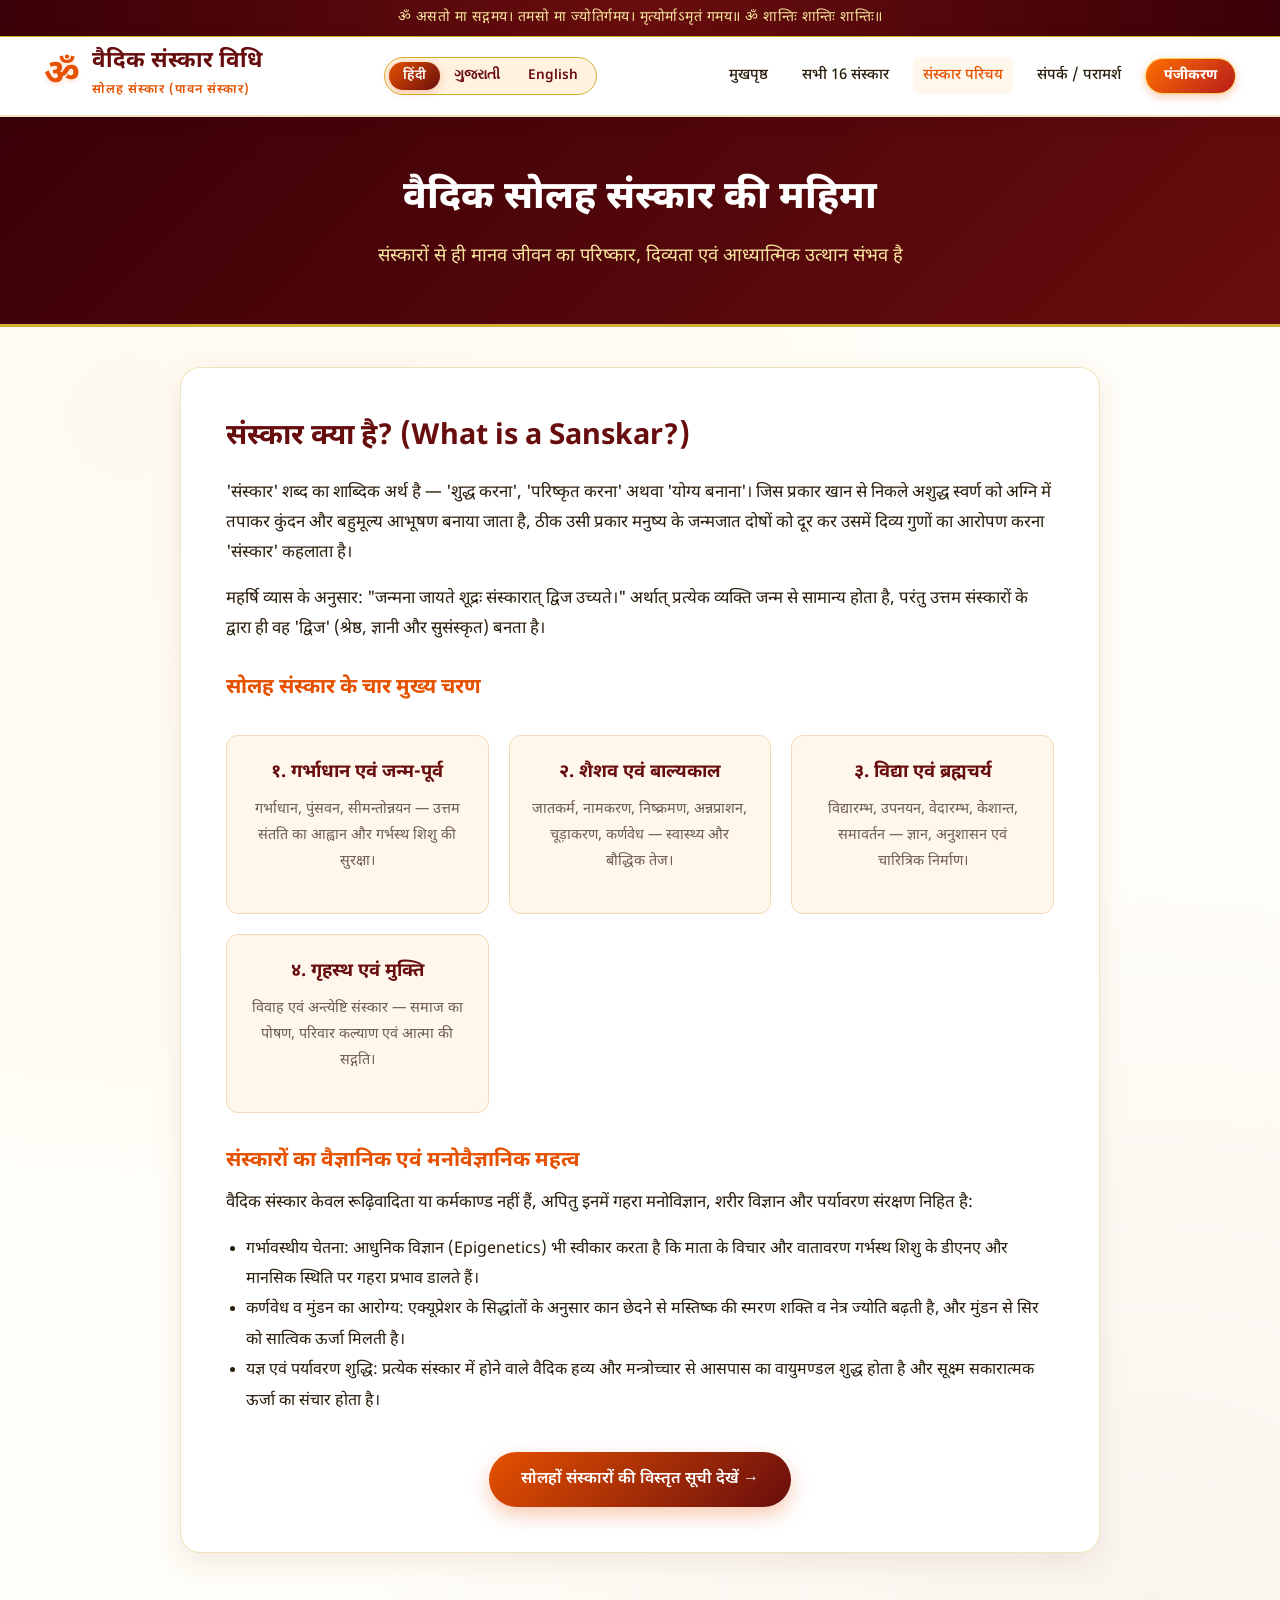
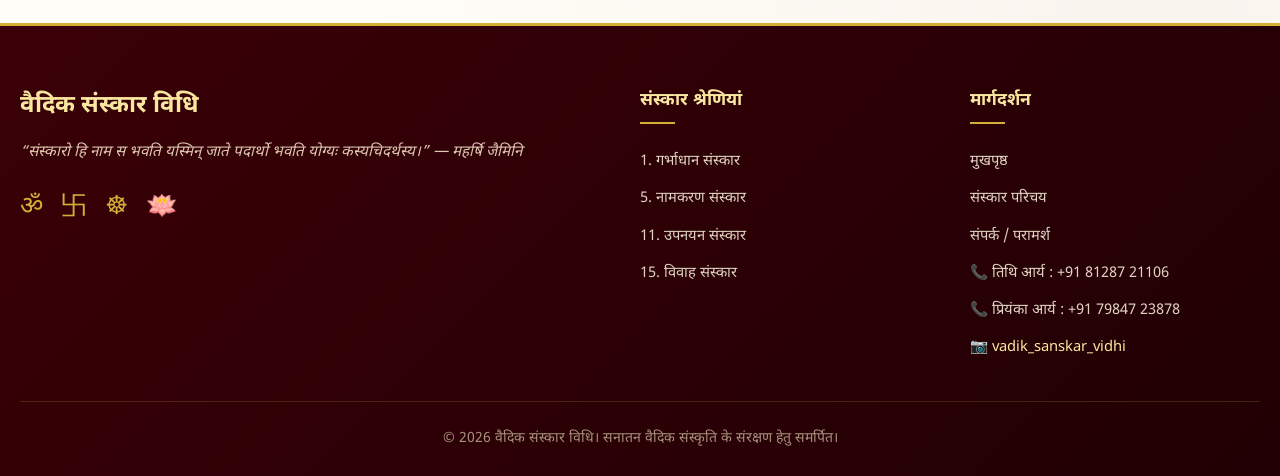
<file: about.html>
<!DOCTYPE html>
<html lang="hi">
<head>
  <meta charset="UTF-8">
  <meta name="viewport" content="width=device-width, initial-scale=1.0">
  <title>સોળ સંસ્કાર પરિચય | About 16 Vedic Sanskars</title>
  <link rel="stylesheet" href="style.css?v=7">
  <link rel="stylesheet" href="animations.css?v=7">
  <style>
    @media (max-width: 600px) {
      .top-shloka-bar { font-size: 0.74rem !important; padding: 6px 10px !important; }
      .nav-container { padding: 8px 12px !important; display: flex !important; flex-wrap: wrap !important; justify-content: space-between !important; align-items: center !important; }
      .brand-logo { display: flex !important; align-items: center !important; gap: 8px !important; max-width: calc(100% - 50px) !important; }
      .om-symbol-nav { font-size: 1.8rem !important; }
      .brand-text h1 { font-size: 1.15rem !important; white-space: nowrap !important; margin: 0 !important; }
      .brand-text span { display: none !important; }
      .mobile-toggle { display: block !important; font-size: 1.7rem !important; }
      .lang-switcher { order: 3 !important; width: 100% !important; display: flex !important; justify-content: center !important; margin: 8px auto 2px !important; }
      .lang-btn { flex: 1 !important; text-align: center !important; padding: 5px 8px !important; font-size: 0.82rem !important; }
    }
  </style>
</head>
<body class="lang-hi">

  <!-- Top Bar -->
  <div class="top-shloka-bar">
    ॐ असतो मा सद्गमय। तमसो मा ज्योतिर्गमय। मृत्योर्माऽमृतं गमय॥ ॐ शान्तिः शान्तिः शान्तिः॥
  </div>

  <!-- Header -->
  <header class="navbar">
    <div class="nav-container">
      <a href="index.html" class="brand-logo">
        <span class="om-symbol-nav">ॐ</span>
        <div class="brand-text">
          <h1 data-i18n="siteTitle">वैदिक संस्कार विधि</h1>
          <span data-i18n="siteSubtitle">सोलह संस्कार</span>
        </div>
      </a>

      <!-- Language Selector -->
      <div class="lang-switcher">
        <button class="lang-btn" data-lang="hi">हिंदी</button>
        <button class="lang-btn" data-lang="gu">ગુજરાતી</button>
        <button class="lang-btn" data-lang="en">English</button>
      </div>

      <nav>
        <button class="mobile-toggle" aria-label="Toggle Menu">☰</button>
        <ul class="nav-menu">
          <li><a href="index.html" class="nav-link" data-i18n="navHome">मुखपृष्ठ</a></li>
          <li><a href="index.html#sanskars-section" class="nav-link" data-i18n="navSanskars">सभी 16 संस्कार</a></li>
          <li><a href="about.html" class="nav-link active" data-i18n="navAbout">संस्कार परिचय</a></li>
          <li><a href="contact.html" class="nav-link" data-i18n="navContact">संपर्क / परामर्श</a></li>
          <li><a href="contact.html#contactForm" class="nav-link nav-register-btn" data-i18n="navRegister">Registration</a></li>
        </ul>
      </nav>
    </div>
  </header>

  <!-- Hero Header -->
  <section class="detail-hero" style="padding: 50px 20px;">
    <div class="container">
      <h1 class="detail-title" style="font-size: 2.4rem;" data-i18n="aboutHeroTitle">वैदिक सोलह संस्कार की महिमा</h1>
      <p class="detail-meaning" style="font-size: 1.15rem;" data-i18n="aboutHeroSubtitle">संस्कारों से ही मानव जीवन का परिष्कार, दिव्यता एवं आध्यात्मिक उत्थान संभव है</p>
    </div>
  </section>

  <!-- About Content -->
  <main class="container" style="max-width: 960px; margin: 40px auto 70px;">
    
    <div class="content-card fade-in">
      <h2 data-i18n="aboutWhatTitle">संस्कार क्या है? (What is a Sanskar?)</h2>
      <p data-i18n="aboutWhatP1">
        'संस्कार' शब्द का शाब्दिक अर्थ है — 'शुद्ध करना', 'परिष्कृत करना' अथवा 'योग्य बनाना'। जिस प्रकार खान से निकले अशुद्ध स्वर्ण को अग्नि में तपाकर कुंदन और बहुमूल्य आभूषण बनाया जाता है, ठीक उसी प्रकार मनुष्य के जन्मजात दोषों को दूर कर उसमें दिव्य गुणों का आरोपण करना 'संस्कार' कहलाता है।
      </p>
      <p data-i18n="aboutWhatP2">
        महर्षि व्यास के अनुसार: "जन्मना जायते शूद्रः संस्कारात् द्विज उच्यते।" अर्थात् प्रत्येक व्यक्ति जन्म से सामान्य होता है, परंतु उत्तम संस्कारों के द्वारा ही वह 'द्विज' (श्रेष्ठ, ज्ञानी और सुसंस्कृत) बनता है।
      </p>

      <h3 data-i18n="aboutStagesTitle">सोलह संस्कार के चार मुख्य चरण</h3>
      <div class="four-stages-grid">
        <div class="stage-box">
          <h4 data-i18n="aboutStage1Title">१. गर्भाधान एवं जन्म-पूर्व</h4>
          <p style="font-size: 0.9rem; color: var(--text-muted);" data-i18n="aboutStage1Desc">गर्भाधान, पुंसवन, सीमन्तोन्नयन — उत्तम संतति का आह्वान और गर्भस्थ शिशु की सुरक्षा।</p>
        </div>
        <div class="stage-box">
          <h4 data-i18n="aboutStage2Title">२. शैशव एवं बाल्यकाल</h4>
          <p style="font-size: 0.9rem; color: var(--text-muted);" data-i18n="aboutStage2Desc">जातकर्म, नामकरण, निष्क्रमण, अन्नप्राशन, चूड़ाकरण, कर्णवेध — स्वास्थ्य और बौद्धिक तेज।</p>
        </div>
        <div class="stage-box">
          <h4 data-i18n="aboutStage3Title">३. विद्या एवं ब्रह्मचर्य</h4>
          <p style="font-size: 0.9rem; color: var(--text-muted);" data-i18n="aboutStage3Desc">विद्यारम्भ, उपनयन, वेदारम्भ, केशान्त, समावर्तन — ज्ञान, अनुशासन एवं चारित्रिक निर्माण।</p>
        </div>
        <div class="stage-box">
          <h4 data-i18n="aboutStage4Title">४. गृहस्थ एवं मुक्ति</h4>
          <p style="font-size: 0.9rem; color: var(--text-muted);" data-i18n="aboutStage4Desc">विवाह एवं अन्त्येष्टि संस्कार — समाज का पोषण, परिवार कल्याण एवं आत्मा की सद्गति।</p>
        </div>
      </div>

      <h3 data-i18n="aboutScienceTitle">संस्कारों का वैज्ञानिक एवं मनोवैज्ञानिक महत्व</h3>
      <p data-i18n="aboutScienceP">
        वैदिक संस्कार केवल रूढ़िवादिता या कर्मकाण्ड नहीं हैं, अपितु इनमें गहरा मनोविज्ञान, शरीर विज्ञान और पर्यावरण संरक्षण निहित है:
      </p>
      <ul style="margin-left: 20px; margin-bottom: 25px; line-height: 1.9;">
        <li data-i18n="aboutScienceLi1"><strong>गर्भावस्थीय चेतना:</strong> आधुनिक विज्ञान (Epigenetics) भी स्वीकार करता है कि माता के विचार और वातावरण गर्भस्थ शिशु पर गहरा प्रभाव डालते हैं।</li>
        <li data-i18n="aboutScienceLi2"><strong>कर्णवेध व मुंडन का आरोग्य:</strong> एक्यूप्रेशर के सिद्धांतों के अनुसार कान छेदने से स्मरण शक्ति व दृष्टि तीव्र होती है, और मुंडन से सिर को सात्विक ऊर्जा मिलती है।</li>
        <li data-i18n="aboutScienceLi3"><strong>यज्ञ एवं पर्यावरण शुद्धि:</strong> प्रत्येक संस्कार में होने वाले वैदिक हव्य और मन्त्रोच्चार से आसपास का वायुमण्डल शुद्ध होता है और सूक्ष्म सकारात्मक ऊर्जा का संचार होता है।</li>
      </ul>

      <div style="text-align: center; margin-top: 35px;">
        <a href="index.html#sanskars-section" class="btn-primary" data-i18n="aboutBtnExplore">सोलहों संस्कारों की विस्तृत सूची देखें →</a>
      </div>
    </div>

  </main>

  <!-- Footer -->
  <footer class="footer">
    <div class="footer-container">
      <div class="footer-brand">
        <h3 data-i18n="siteTitle">वैदिक संस्कार विधि</h3>
        <p class="footer-quote" data-i18n="footerQuote">“संस्कारो हि नाम स भवति यस्मिन् जाते पदार्थो भवति योग्यः कस्यचिदर्थस्य।”</p>
        <div class="auspicious-symbols">
          <span>ॐ</span>
          <span>卐</span>
          <span>☸</span>
          <span>🪷</span>
        </div>
      </div>

      <div class="footer-links">
        <h4 data-i18n="footerHeadingSanskar">संस्कार श्रेणियां</h4>
        <ul>
          <li><a href="sanskar.html?id=1" data-i18n="footerSanskar1">1. गर्भाधान संस्कार</a></li>
          <li><a href="sanskar.html?id=5" data-i18n="footerSanskar5">5. नामकरण संस्कार</a></li>
          <li><a href="sanskar.html?id=11" data-i18n="footerSanskar11">11. उपनयन संस्कार</a></li>
          <li><a href="sanskar.html?id=15" data-i18n="footerSanskar15">15. विवाह संस्कार</a></li>
        </ul>
      </div>

      <div class="footer-links">
        <h4 data-i18n="footerHeadingGuidance">मार्गदर्शन</h4>
        <ul>
          <li><a href="index.html" data-i18n="navHome">मुखपृष्ठ</a></li>
          <li><a href="about.html" data-i18n="navAbout">संस्कार परिचय</a></li>
          <li><a href="contact.html" data-i18n="navContact">संपर्क एवं परामर्श</a></li>
          <li><a href="tel:+918128721106" data-i18n="footerContactTithi">📞 તિથી આર્ય : +91 81287 21106</a></li>
          <li><a href="tel:+917984723878" data-i18n="footerContactPriyanka">📞 પ્રિયંકા આર્ય : +91 79847 23878</a></li>
          <li><a href="https://www.instagram.com/vadik_sanskar_vidhi?cplk=djF2MG9iY3FyODhv" target="_blank" style="color: #F9E79F;">📷 vadik_sanskar_vidhi</a></li>
        </ul>
      </div>
    </div>

    <div class="footer-bottom">
      <p data-i18n="copyright">© 2026 वैदिक संस्कार विधि। सनातन वैदिक संस्कृति के संरक्षण हेतु समर्पित।</p>
    </div>
  </footer>

  <script src="data.js"></script>
  <script src="main.js"></script>
</body>
</html>
</file>
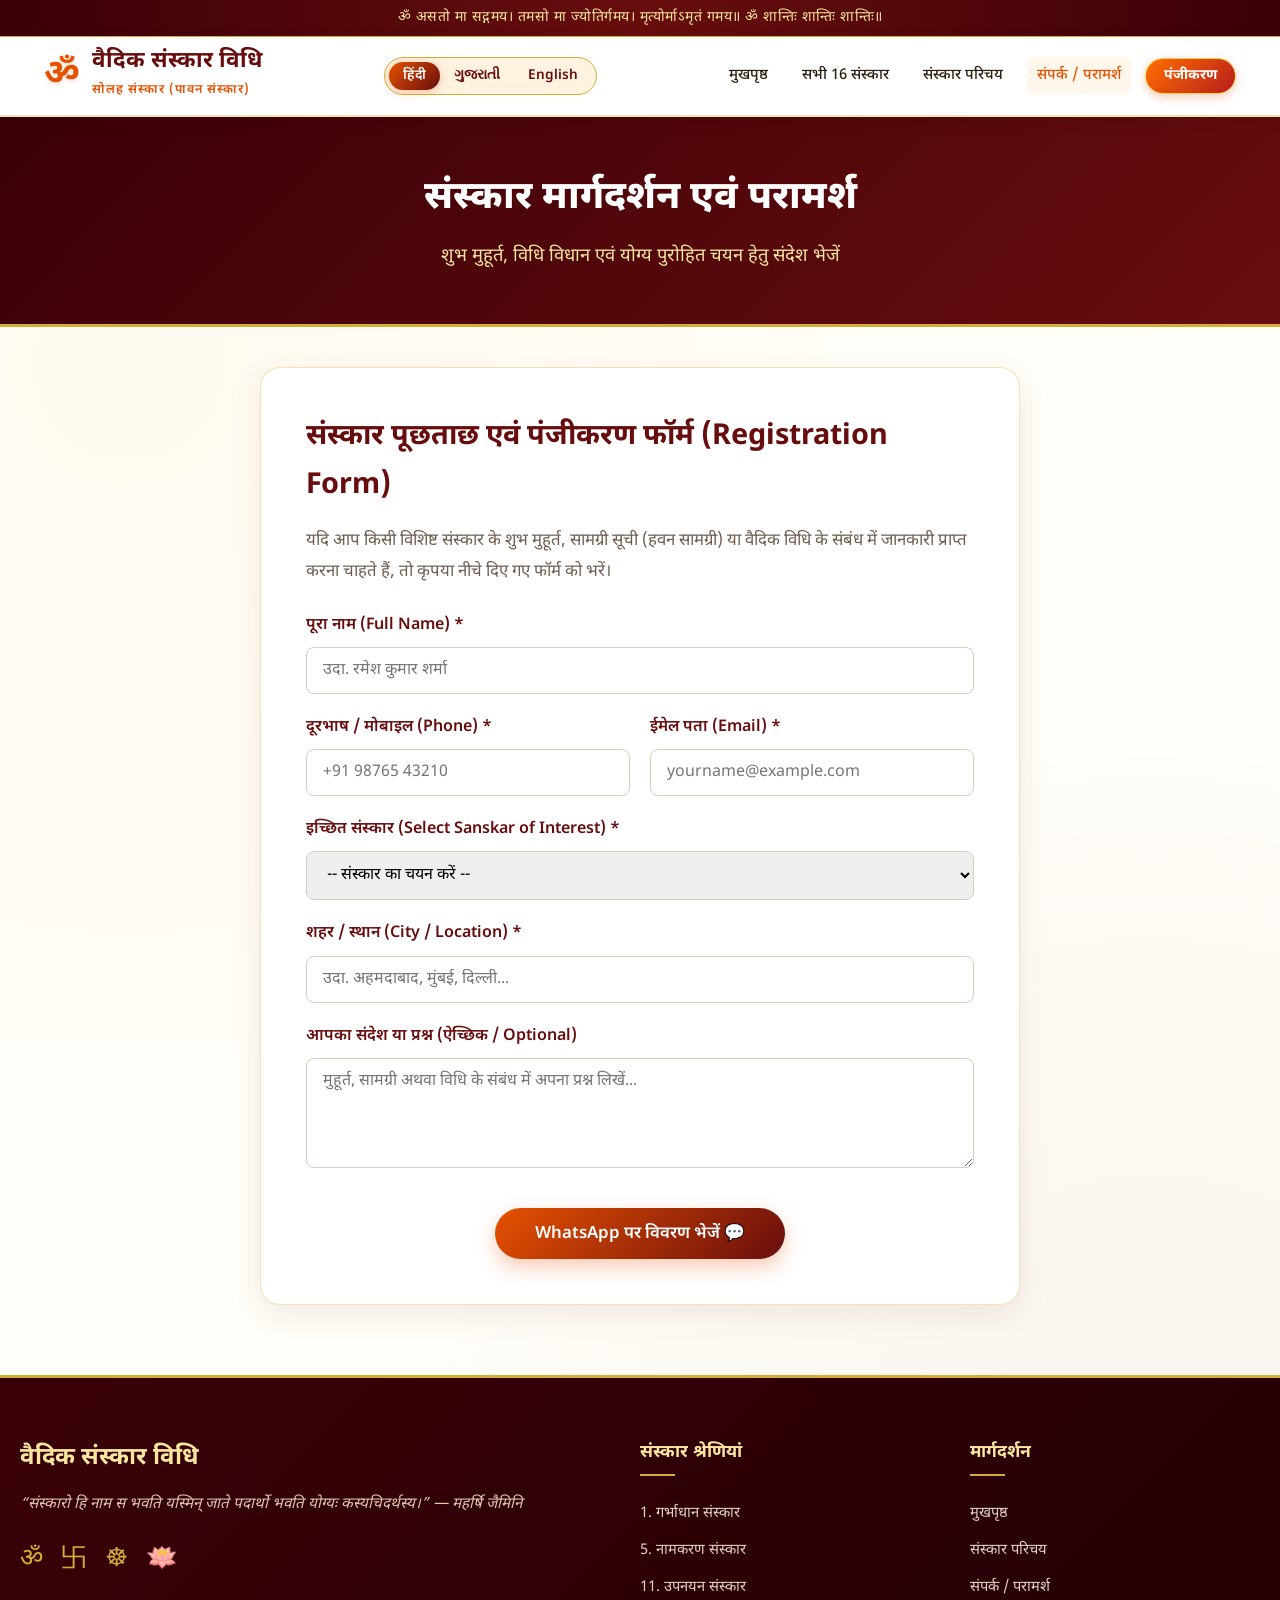
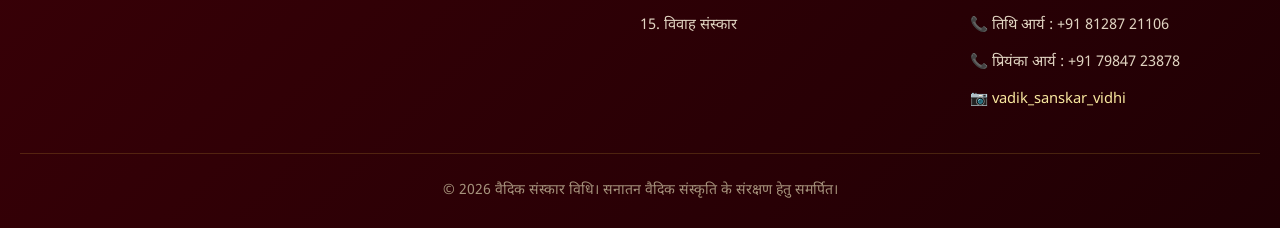
<file: contact.html>
<!DOCTYPE html>
<html lang="hi">
<head>
  <meta charset="UTF-8">
  <meta name="viewport" content="width=device-width, initial-scale=1.0">
  <title>સંપર્ક તેમજ પરામર્શ | Contact & Sanskar Inquiry</title>
  <link rel="stylesheet" href="style.css?v=17">
  <link rel="stylesheet" href="animations.css?v=17">
  <style>
    .form-row-2col {
      display: grid;
      grid-template-columns: 1fr 1fr;
      gap: 20px;
    }
    .form-control {
      width: 100% !important;
      box-sizing: border-box !important;
    }
    textarea.form-control {
      width: 100% !important;
      box-sizing: border-box !important;
      resize: vertical !important;
    }

    @media (min-width: 901px) {
      .mobile-toggle { display: none !important; }
      .nav-menu { display: flex !important; align-items: center !important; gap: 14px !important; list-style: none !important; margin: 0 !important; padding: 0 !important; }
      .nav-menu li { display: flex !important; align-items: center !important; margin: 0 !important; }
      .nav-link { white-space: nowrap !important; font-size: 0.92rem !important; padding: 6px 10px !important; text-decoration: none !important; }
      .nav-link.nav-register-btn {
        background: linear-gradient(135deg, #FF6F00, #B71C1C) !important;
        color: #FFFFFF !important;
        border: 1.5px solid #FFD54F !important;
        padding: 0 18px !important;
        height: 36px !important;
        border-radius: 20px !important;
        font-weight: 700 !important;
        font-size: 0.88rem !important;
        box-shadow: 0 3px 10px rgba(230, 81, 0, 0.3) !important;
        display: inline-flex !important;
        align-items: center !important;
        justify-content: center !important;
        white-space: nowrap !important;
        line-height: 1 !important;
      }
    }

    @media (max-width: 900px) {
      .navbar { position: relative !important; }
      .mobile-toggle { display: block !important; background: none !important; border: none !important; font-size: 1.8rem !important; color: var(--maroon) !important; cursor: pointer !important; padding: 2px 8px !important; }
      .nav-menu {
        display: none !important;
        position: absolute !important;
        top: 100% !important;
        left: 0 !important;
        right: 0 !important;
        width: 100% !important;
        background: #FFFFFF !important;
        flex-direction: column !important;
        align-items: center !important;
        padding: 18px 16px 24px 16px !important;
        box-shadow: 0 16px 35px rgba(0, 0, 0, 0.18) !important;
        border-bottom: 2px solid var(--gold) !important;
        z-index: 9999 !important;
        gap: 10px !important;
        list-style: none !important;
        margin: 0 !important;
      }
      .nav-menu.active { display: flex !important; }
      .nav-menu li { width: 100% !important; display: flex !important; justify-content: center !important; margin: 0 !important; }
      .nav-link { display: block !important; width: 100% !important; text-align: center !important; padding: 10px 14px !important; font-size: 1.05rem !important; font-weight: 600 !important; }
      .nav-link.nav-register-btn {
        width: 85% !important;
        max-width: 280px !important;
        margin: 6px auto 0 auto !important;
        text-align: center !important;
        justify-content: center !important;
        height: 42px !important;
        font-size: 1rem !important;
        background: linear-gradient(135deg, #FF6F00, #B71C1C) !important;
        color: #FFFFFF !important;
        border: 1.5px solid #FFD54F !important;
        border-radius: 24px !important;
        display: inline-flex !important;
        align-items: center !important;
      }
    }

    @media (max-width: 650px) {
      .top-shloka-bar { font-size: 0.74rem !important; padding: 6px 10px !important; }
      .nav-container { padding: 8px 12px !important; display: flex !important; flex-wrap: wrap !important; justify-content: space-between !important; align-items: center !important; }
      .brand-logo { display: flex !important; align-items: center !important; gap: 8px !important; max-width: calc(100% - 50px) !important; }
      .om-symbol-nav { font-size: 1.8rem !important; }
      .brand-text h1 { font-size: 1.15rem !important; white-space: nowrap !important; margin: 0 !important; }
      .brand-text span { display: none !important; }
      .lang-switcher { order: 3 !important; width: 100% !important; display: flex !important; justify-content: center !important; margin: 8px auto 2px !important; }
      .lang-btn { flex: 1 !important; text-align: center !important; padding: 5px 8px !important; font-size: 0.82rem !important; }
      
      /* Mobile Form Full-Width Perfect Adjustment */
      .form-row-2col {
        grid-template-columns: 1fr !important;
        gap: 0 !important;
      }
      .content-card {
        padding: 24px 16px !important;
        margin: 20px 8px 40px !important;
        border-radius: 16px !important;
        box-sizing: border-box !important;
      }
      .content-card h2 {
        font-size: 1.35rem !important;
        line-height: 1.3 !important;
      }
      .content-card p {
        font-size: 0.92rem !important;
        line-height: 1.6 !important;
        margin-bottom: 20px !important;
      }
      .form-group {
        margin-bottom: 16px !important;
      }
      .form-group label {
        font-size: 0.92rem !important;
        margin-bottom: 6px !important;
        line-height: 1.3 !important;
      }
      .form-control {
        padding: 12px 14px !important;
        font-size: 0.96rem !important;
      }
      .btn-primary {
        width: 100% !important;
        padding: 14px 20px !important;
        justify-content: center !important;
        font-size: 1rem !important;
      }
    }
  </style>
</head>
<body class="lang-hi">

  <!-- Top Bar -->
  <div class="top-shloka-bar">
    ॐ असतो मा सद्गमय। तमसो मा ज्योतिर्गमय। मृत्योर्माऽमृतं गमय॥ ॐ शान्तिः शान्तिः शान्तिः॥
  </div>

  <!-- Header -->
  <header class="navbar">
    <div class="nav-container">
      <a href="index.html" class="brand-logo">
        <span class="om-symbol-nav">ॐ</span>
        <div class="brand-text">
          <h1 data-i18n="siteTitle">वैदिक संस्कार विधि</h1>
          <span data-i18n="siteSubtitle">सोलह संस्कार</span>
        </div>
      </a>

      <!-- Language Selector -->
      <div class="lang-switcher">
        <button class="lang-btn" data-lang="hi">हिंदी</button>
        <button class="lang-btn" data-lang="gu">ગુજરાતી</button>
        <button class="lang-btn" data-lang="en">English</button>
      </div>

      <nav>
        <button class="mobile-toggle" aria-label="Toggle Menu">☰</button>
        <ul class="nav-menu">
          <li><a href="index.html" class="nav-link" data-i18n="navHome">मुखपृष्ठ</a></li>
          <li><a href="index.html#sanskars-section" class="nav-link" data-i18n="navSanskars">सभी 16 संस्कार</a></li>
          <li><a href="about.html" class="nav-link" data-i18n="navAbout">संस्कार परिचय</a></li>
          <li><a href="contact.html" class="nav-link active" data-i18n="navContact">संपर्क / परामर्श</a></li>
          <li><a href="contact.html#contactForm" class="nav-link nav-register-btn" data-i18n="navRegister">Registration</a></li>
        </ul>
      </nav>
    </div>
  </header>

  <!-- Hero Header -->
  <section class="detail-hero" style="padding: 50px 20px;">
    <div class="container">
      <h1 class="detail-title" style="font-size: 2.4rem;" data-i18n="contactHeroTitle">संस्कार मार्गदर्शन एवं परामर्श</h1>
      <p class="detail-meaning" style="font-size: 1.15rem;" data-i18n="contactHeroSubtitle">शुभ मुहूर्त, विधि विधान एवं योग्य पुरोहित चयन हेतु संदेश भेजें</p>
    </div>
  </section>

  <!-- Contact Form -->
  <main class="container" style="max-width: 800px; margin: 40px auto 70px;">
    
    <div class="content-card fade-in">
      <h2 data-i18n="contactFormTitle">परामर्श हेतु संपर्क फॉर्म</h2>
      <p style="margin-bottom: 25px; color: var(--text-muted);" data-i18n="contactFormSubtitle">
        यदि आप किसी विशिष्ट संस्कार के शुभ मुहूर्त, सामग्री सूची (हवन सामग्री) या वैदिक विधि के संबंध में जानकारी प्राप्त करना चाहते हैं, तो कृपया नीचे दिए गए फॉर्म को भरें।
      </p>

      <form id="contactForm">
        
        <div class="form-group">
          <label for="name" data-i18n="contactLabelName">पूरा नाम (Full Name) *</label>
          <input type="text" id="name" class="form-control" required placeholder="उदा. रमेश कुमार शर्मा" data-i18n="contactPlaceholderName">
        </div>

        <div class="form-row-2col">
          <div class="form-group">
            <label for="phone" data-i18n="contactLabelPhone">दूरभाष / मोबाइल (Phone) *</label>
            <input type="tel" id="phone" class="form-control" required placeholder="+91 98765 43210" data-i18n="contactPlaceholderPhone">
          </div>
          <div class="form-group">
            <label for="email" data-i18n="contactLabelEmail">ईमेल पता (Email) *</label>
            <input type="email" id="email" class="form-control" required placeholder="yourname@example.com" data-i18n="contactPlaceholderEmail">
          </div>
        </div>

        <div class="form-group">
          <label for="sanskarSelect" data-i18n="contactLabelSanskar">इच्छित संस्कार (Select Sanskar of Interest) *</label>
          <select id="sanskarSelect" class="form-control" required>
            <!-- Dynamically populated according to active language -->
          </select>
        </div>

        <div class="form-group">
          <label for="location" data-i18n="contactLabelLocation">शहर / स्थान (City / Location) *</label>
          <input type="text" id="location" class="form-control" required placeholder="उदा. अहमदाबाद, मुंबई, दिल्ली..." data-i18n="contactPlaceholderLocation">
        </div>

        <div class="form-group">
          <label for="message" data-i18n="contactLabelMessage">आपका संदेश या प्रश्न (ऐच्छिक / Optional)</label>
          <textarea id="message" rows="4" class="form-control" placeholder="मुहूर्त, सामग्री अथवा विधि के संबंध में अपना प्रश्न लिखें..." data-i18n="contactPlaceholderMessage"></textarea>
        </div>

        <div style="text-align: center; margin-top: 30px;">
          <button type="submit" class="btn-primary" style="padding: 14px 40px; font-size: 1.05rem;" data-i18n="contactSubmitBtn">
            WhatsApp પર વિગતો મોકલો 💬
          </button>
        </div>
      </form>
    </div>

  </main>

  <!-- WhatsApp Selection Modal -->
  <div id="waModal" class="modal-overlay">
    <div class="modal-card">
      <button type="button" class="modal-close-btn" id="closeWaModal" aria-label="Close">&times;</button>
      <div style="font-size: 2.2rem; margin-bottom: 8px;">📲</div>
      <h3 class="modal-title" data-i18n="modalTitle">કોને સંપર્ક કરવો છે?</h3>
      <p class="modal-subtitle" data-i18n="modalSubtitle">કૃપા કરીને WhatsApp પર પૂછપરછ મોકલવા માટે પસંદ કરો:</p>
      
      <div class="wa-options-grid">
        <button type="button" class="wa-option-card" data-phone="918128721106" data-name="Tithi Arya">
          <div class="wa-person-info">
            <span class="wa-person-name" data-i18n="modalTithi">તિથી આર્ય (Tithi Arya)</span>
            <span class="wa-person-phone">📞 +91 81287 21106</span>
          </div>
          <span class="wa-action-badge">
            <span>💬</span> WhatsApp
          </span>
        </button>

        <button type="button" class="wa-option-card" data-phone="917984723878" data-name="Priyanka Arya">
          <div class="wa-person-info">
            <span class="wa-person-name" data-i18n="modalPriyanka">પ્રિયંકા આર્ય (Priyanka Arya)</span>
            <span class="wa-person-phone">📞 +91 79847 23878</span>
          </div>
          <span class="wa-action-badge">
            <span>💬</span> WhatsApp
          </span>
        </button>
      </div>
    </div>
  </div>

  <!-- Footer -->
  <footer class="footer">
    <div class="footer-container">
      <div class="footer-brand">
        <h3 data-i18n="siteTitle">वैदिक संस्कार विधि</h3>
        <p class="footer-quote" data-i18n="footerQuote">“संस्कारो हि नाम स भवति यस्मिन् जाते पदार्थो भवति योग्यः कस्यचिदर्थस्य।”</p>
        <div class="auspicious-symbols">
          <span>ॐ</span>
          <span>卐</span>
          <span>☸</span>
          <span>🪷</span>
        </div>
      </div>

      <div class="footer-links">
        <h4 data-i18n="footerHeadingSanskar">संस्कार श्रेणियां</h4>
        <ul>
          <li><a href="sanskar.html?id=1" data-i18n="footerSanskar1">1. गर्भाधान संस्कार</a></li>
          <li><a href="sanskar.html?id=5" data-i18n="footerSanskar5">5. नामकरण संस्कार</a></li>
          <li><a href="sanskar.html?id=11" data-i18n="footerSanskar11">11. उपनयन संस्कार</a></li>
          <li><a href="sanskar.html?id=15" data-i18n="footerSanskar15">15. विवाह संस्कार</a></li>
        </ul>
      </div>

      <div class="footer-links">
        <h4 data-i18n="footerHeadingGuidance">मार्गदर्शन</h4>
        <ul>
          <li><a href="index.html" data-i18n="navHome">मुखपृष्ठ</a></li>
          <li><a href="about.html" data-i18n="navAbout">संस्कार परिचय</a></li>
          <li><a href="contact.html" data-i18n="navContact">संपर्क एवं परामर्श</a></li>
          <li><a href="tel:+918128721106" data-i18n="footerContactTithi">📞 તિથી આર્ય : +91 81287 21106</a></li>
          <li><a href="tel:+917984723878" data-i18n="footerContactPriyanka">📞 પ્રિયંકા આર્ય : +91 79847 23878</a></li>
          <li><a href="https://www.instagram.com/vadik_sanskar_vidhi?cplk=djF2MG9iY3FyODhv" target="_blank" style="color: #F9E79F;">📷 vadik_sanskar_vidhi</a></li>
        </ul>
      </div>
    </div>

    <div class="footer-bottom">
      <p data-i18n="copyright">© 2026 वैदिक संस्कार विधि। सनातन वैदिक संस्कृति के संरक्षण हेतु समर्पित।</p>
    </div>
  </footer>

  <script src="data.js?v=18"></script>
  <script src="main.js?v=18"></script>
</body>
</html>
</file>
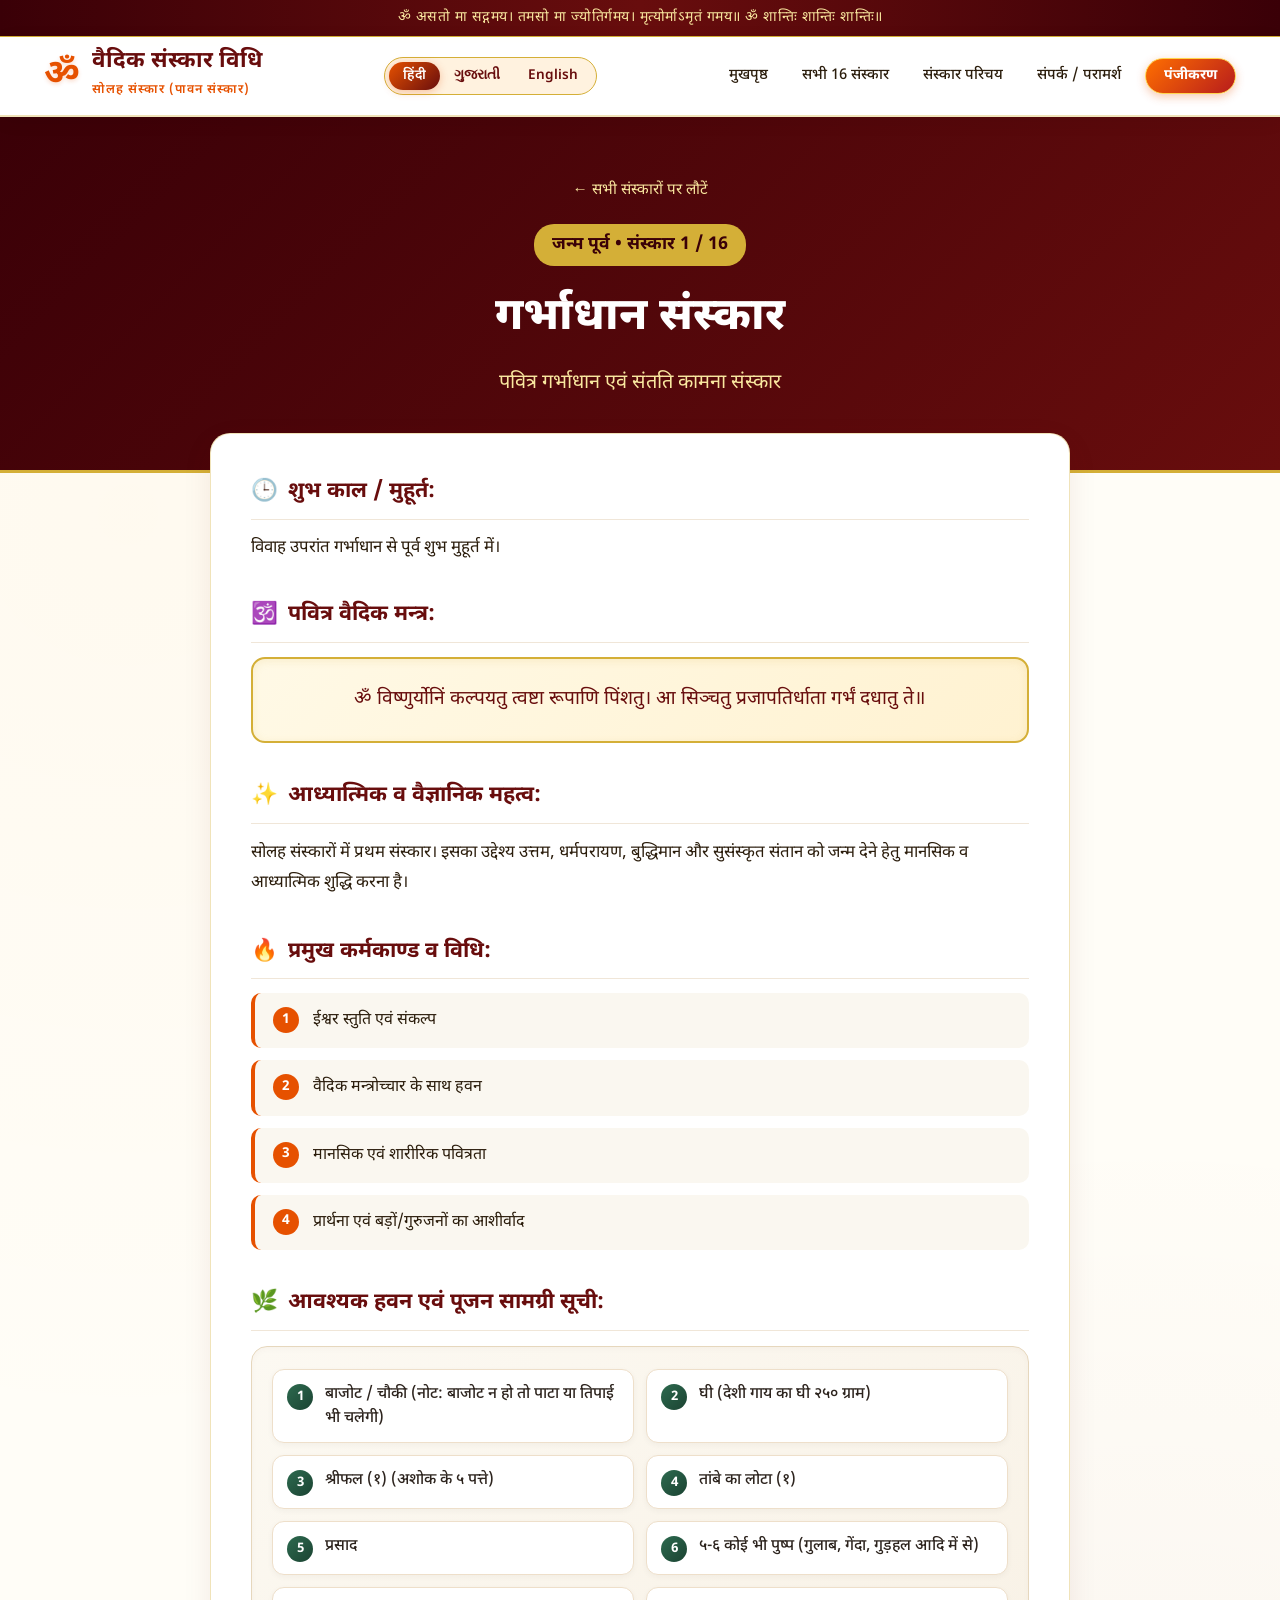
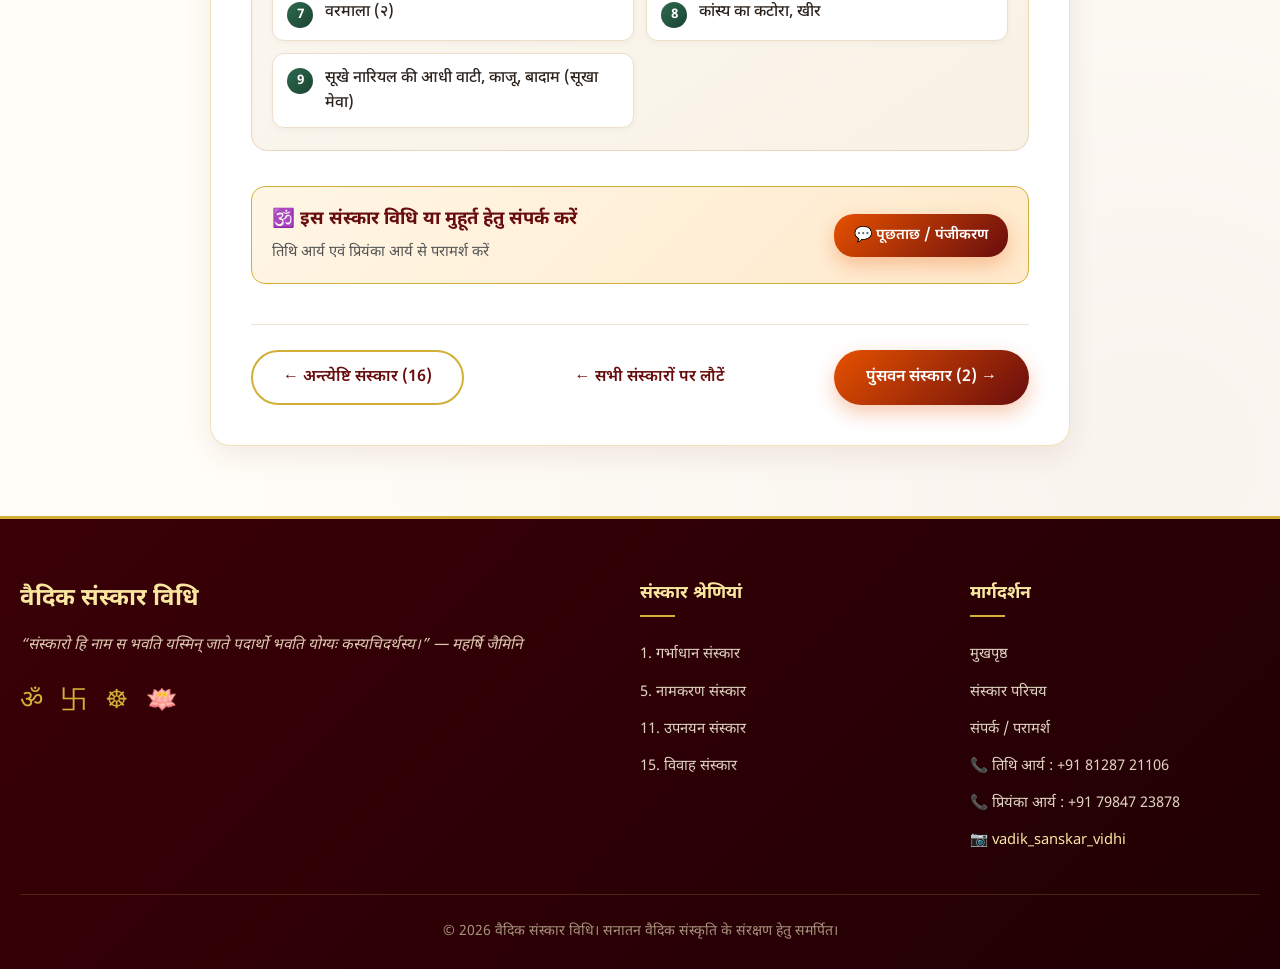
<file: sanskar.html>
<!DOCTYPE html>
<html lang="hi">
<head>
  <meta charset="UTF-8">
  <meta name="viewport" content="width=device-width, initial-scale=1.0">
  <title>संस्कार विधि विवरण | Vaidik Sanskar Details</title>
  <link rel="stylesheet" href="style.css?v=13">
  <link rel="stylesheet" href="animations.css?v=13">
  <style>
    /* Required Havan & Puja Samagri Box Styles */
    .samagri-container {
      background: linear-gradient(145deg, #FCF9F2, #F8F1E5) !important;
      border: 1.5px solid #E6D7BD !important;
      border-radius: 16px !important;
      padding: 22px 20px !important;
      box-shadow: inset 0 2px 6px rgba(104, 13, 13, 0.03) !important;
      margin-top: 15px !important;
    }

    .samagri-grid-list {
      list-style: none !important;
      padding: 0 !important;
      margin: 0 !important;
      display: grid !important;
      grid-template-columns: repeat(auto-fit, minmax(290px, 1fr)) !important;
      gap: 12px !important;
    }

    .samagri-item {
      display: flex !important;
      align-items: flex-start !important;
      gap: 12px !important;
      background: #FFFFFF !important;
      border: 1px solid #EEDFCA !important;
      border-radius: 12px !important;
      padding: 12px 14px !important;
      transition: transform 0.2s ease, box-shadow 0.2s ease !important;
      box-shadow: 0 2px 6px rgba(0, 0, 0, 0.04) !important;
    }

    .samagri-item:hover {
      transform: translateY(-2px) !important;
      border-color: #E65100 !important;
      box-shadow: 0 4px 12px rgba(230, 81, 0, 0.15) !important;
    }

    .samagri-num {
      background: linear-gradient(135deg, #2D6A4F, #1B4332) !important;
      color: #FFFFFF !important;
      min-width: 26px !important;
      height: 26px !important;
      border-radius: 50% !important;
      display: inline-flex !important;
      align-items: center !important;
      justify-content: center !important;
      font-size: 0.82rem !important;
      font-weight: 700 !important;
      flex-shrink: 0 !important;
      margin-top: 2px !important;
    }

    .samagri-text {
      font-size: 0.98rem !important;
      color: #2D241E !important;
      line-height: 1.55 !important;
      font-weight: 500 !important;
    }

    @media (max-width: 600px) {
      .samagri-grid-list {
        grid-template-columns: 1fr !important;
      }
      .samagri-container {
        padding: 16px 12px !important;
      }
      .top-shloka-bar { font-size: 0.74rem !important; padding: 6px 10px !important; }
      .nav-container { padding: 8px 12px !important; display: flex !important; flex-wrap: wrap !important; justify-content: space-between !important; align-items: center !important; }
      .brand-logo { display: flex !important; align-items: center !important; gap: 8px !important; max-width: calc(100% - 50px) !important; }
      .om-symbol-nav { font-size: 1.8rem !important; }
      .brand-text h1 { font-size: 1.15rem !important; white-space: nowrap !important; margin: 0 !important; }
      .brand-text span { display: none !important; }
      .mobile-toggle { display: block !important; font-size: 1.7rem !important; }
      .lang-switcher { order: 3 !important; width: 100% !important; display: flex !important; justify-content: center !important; margin: 8px auto 2px !important; }
      .lang-btn { flex: 1 !important; text-align: center !important; padding: 5px 8px !important; font-size: 0.82rem !important; }
    }
  </style>
</head>
<body class="lang-hi">

  <!-- Top Bar -->
  <div class="top-shloka-bar">
    ॐ असतो मा सद्गमय। तमसो मा ज्योतिर्गमय। मृत्योर्माऽमृतं गमय॥ ॐ शान्तिः शान्तिः शान्तिः॥
  </div>

  <!-- Header -->
  <header class="navbar">
    <div class="nav-container">
      <a href="index.html" class="brand-logo">
        <span class="om-symbol-nav">ॐ</span>
        <div class="brand-text">
          <h1 data-i18n="siteTitle">वैदिक संस्कार विधि</h1>
          <span data-i18n="siteSubtitle">सोलह संस्कार</span>
        </div>
      </a>

      <!-- Language Selector -->
      <div class="lang-switcher">
        <button class="lang-btn active" data-lang="hi">हिंदी</button>
        <button class="lang-btn" data-lang="gu">ગુજરાતી</button>
        <button class="lang-btn" data-lang="en">English</button>
      </div>

      <!-- Navigation Links -->
      <nav>
        <button class="mobile-toggle" aria-label="Toggle Menu">☰</button>
        <ul class="nav-menu">
          <li><a href="index.html" class="nav-link" data-i18n="navHome">मुखपृष्ठ</a></li>
          <li><a href="index.html#sanskars-section" class="nav-link" data-i18n="navSanskars">सभी 16 संस्कार</a></li>
          <li><a href="about.html" class="nav-link" data-i18n="navAbout">संस्कार परिचय</a></li>
          <li><a href="contact.html" class="nav-link" data-i18n="navContact">संपर्क / परामर्श</a></li>
          <li><a href="contact.html#contactForm" class="nav-link nav-register-btn" data-i18n="navRegister">Registration</a></li>
        </ul>
      </nav>
    </div>
  </header>

  <!-- Detail Hero Header -->
  <section class="detail-hero">
    <div class="container">
      <a href="index.html" class="detail-nav-back" data-i18n="backToHome">← सभी संस्कारों पर लौटें</a>
      <div>
        <span class="detail-number" id="detailHeroNumber">संस्कार</span>
      </div>
      <h1 class="detail-title" id="detailHeroTitle">संस्कार विधि</h1>
      <p class="detail-meaning" id="detailHeroMeaning"></p>
    </div>
  </section>

  <!-- Detail Content Container rendered dynamically -->
  <main class="detail-container" id="detailContainer">
    <!-- Rendered dynamically by js/main.js -->
  </main>

  <!-- Footer -->
  <footer class="footer">
    <div class="footer-container">
      <div class="footer-brand">
        <h3 data-i18n="siteTitle">वैदिक संस्कार विधि</h3>
        <p class="footer-quote" data-i18n="footerQuote">“संस्कारो हि नाम स भवति यस्मिन् जाते पदार्थो भवति योग्यः कस्यचिदर्थस्य।”</p>
        <div class="auspicious-symbols">
          <span>ॐ</span>
          <span>卐</span>
          <span>☸</span>
          <span>🪷</span>
        </div>
      </div>

      <div class="footer-links">
        <h4 data-i18n="footerHeadingSanskar">संस्कार श्रेणियां</h4>
        <ul>
          <li><a href="sanskar.html?id=1" data-i18n="footerSanskar1">1. गर्भाधान संस्कार</a></li>
          <li><a href="sanskar.html?id=5" data-i18n="footerSanskar5">5. नामकरण संस्कार</a></li>
          <li><a href="sanskar.html?id=11" data-i18n="footerSanskar11">11. उपनयन संस्कार</a></li>
          <li><a href="sanskar.html?id=15" data-i18n="footerSanskar15">15. विवाह संस्कार</a></li>
        </ul>
      </div>

      <div class="footer-links">
        <h4 data-i18n="footerHeadingGuidance">मार्गदर्शन</h4>
        <ul>
          <li><a href="index.html" data-i18n="navHome">मुखपृष्ठ</a></li>
          <li><a href="about.html" data-i18n="navAbout">संस्कार परिचय</a></li>
          <li><a href="contact.html" data-i18n="navContact">संपर्क एवं परामर्श</a></li>
          <li><a href="tel:+918128721106" data-i18n="footerContactTithi">📞 તિથી આર્ય : +91 81287 21106</a></li>
          <li><a href="tel:+917984723878" data-i18n="footerContactPriyanka">📞 પ્રિયંકા આર્ય : +91 79847 23878</a></li>
          <li><a href="https://www.instagram.com/vadik_sanskar_vidhi?cplk=djF2MG9iY3FyODhv" target="_blank" style="color: #F9E79F;">📷 vadik_sanskar_vidhi</a></li>
        </ul>
      </div>
    </div>

    <div class="footer-bottom">
      <p data-i18n="copyright">© 2026 वैदिक संस्कार विधि। सनातन वैदिक संस्कृति के संरक्षण हेतु समर्पित।</p>
    </div>
  </footer>

  <script src="data.js?v=13"></script>
  <script src="main.js?v=13"></script>
</body>
</html>
</file>
<file: style.css>
/* ========================================================
   Vaidik Sanskar Vidhi - Vedic Saffron & Gold Theme
   ======================================================== */

@import url('https://fonts.googleapis.com/css2?family=Cinzel:wght@500;700;900&family=Noto+Sans+Devanagari:wght@400;500;600;700&family=Noto+Sans+Gujarati:wght@400;500;600;700&family=Poppins:wght@300;400;500;600;700&display=swap');

:root {
  --primary-saffron: #E65100;
  --saffron-light: #FF9800;
  --saffron-glow: #FFE082;
  --maroon: #680d0d;
  --maroon-dark: #3a0007;
  --gold: #D4AF37;
  --gold-light: #F9E79F;
  --cream-bg: #FFFDF7;
  --cream-card: #FFFFFF;
  --text-dark: #2B1D0C;
  --text-muted: #6E5D4F;
  --border-gold: rgba(212, 175, 55, 0.35);
  --shadow-soft: 0 10px 30px rgba(104, 13, 13, 0.08);
  --shadow-hover: 0 20px 40px rgba(230, 81, 0, 0.16);
  --transition: all 0.3s cubic-bezier(0.25, 0.8, 0.25, 1);
}

* {
  margin: 0;
  padding: 0;
  box-sizing: border-box;
}

body {
  font-family: 'Poppins', 'Noto Sans Devanagari', 'Noto Sans Gujarati', sans-serif;
  background-color: var(--cream-bg);
  color: var(--text-dark);
  line-height: 1.7;
  overflow-x: hidden;
  position: relative;
  background-image: 
    radial-gradient(circle at 10% 20%, rgba(255, 152, 0, 0.03) 0%, transparent 40%),
    radial-gradient(circle at 90% 80%, rgba(104, 13, 13, 0.04) 0%, transparent 40%);
}

/* Sanskrit & Devanagari styling */
.lang-hi, .lang-hi * {
  font-family: 'Noto Sans Devanagari', 'Poppins', sans-serif;
}
.lang-gu, .lang-gu * {
  font-family: 'Noto Sans Gujarati', 'Poppins', sans-serif;
}

/* ========================================================
   TOP NOTIFICATION BAR & NAVBAR
   ======================================================== */
.top-shloka-bar {
  background: linear-gradient(90deg, var(--maroon-dark), var(--maroon), var(--maroon-dark));
  color: var(--gold-light);
  text-align: center;
  padding: 6px 15px;
  font-size: 0.88rem;
  letter-spacing: 0.5px;
  border-bottom: 1px solid var(--gold);
}

.navbar {
  position: sticky;
  top: 0;
  z-index: 1000;
  background: rgba(255, 255, 255, 0.95);
  backdrop-filter: blur(10px);
  border-bottom: 2px solid var(--border-gold);
  box-shadow: 0 4px 20px rgba(0, 0, 0, 0.05);
  transition: var(--transition);
}

.nav-container {
  max-width: 1240px;
  margin: 0 auto;
  padding: 12px 24px;
  display: flex;
  justify-content: space-between;
  align-items: center;
}

.brand-logo {
  display: flex;
  align-items: center;
  gap: 12px;
  text-decoration: none;
  color: var(--maroon);
}

.om-symbol-nav {
  font-size: 2.2rem;
  color: var(--primary-saffron);
  text-shadow: 0 2px 4px rgba(230, 81, 0, 0.2);
  line-height: 1;
  font-weight: bold;
}

.brand-text h1 {
  font-size: 1.4rem;
  font-weight: 700;
  color: var(--maroon);
  line-height: 1.2;
}

.brand-text span {
  font-size: 0.78rem;
  color: var(--primary-saffron);
  font-weight: 600;
  letter-spacing: 1px;
}

.nav-menu {
  display: flex;
  align-items: center;
  list-style: none;
  gap: 14px;
  margin: 0;
  padding: 0;
  flex-shrink: 0;
}

.nav-menu li {
  display: flex;
  align-items: center;
  margin: 0;
  padding: 0;
}

.nav-link {
  text-decoration: none;
  color: var(--text-dark);
  font-weight: 500;
  font-size: 0.92rem;
  padding: 6px 10px;
  border-radius: 6px;
  transition: var(--transition);
  position: relative;
  white-space: nowrap;
}

.nav-link:hover, .nav-link.active {
  color: var(--primary-saffron);
  background: rgba(255, 152, 0, 0.08);
}

/* Language Switcher */
.lang-switcher {
  display: flex;
  align-items: center;
  background: #FFF2DF;
  padding: 4px;
  border-radius: 30px;
  border: 1px solid var(--gold);
}

.lang-btn {
  border: none;
  background: transparent;
  padding: 5px 14px;
  border-radius: 20px;
  cursor: pointer;
  font-size: 0.85rem;
  font-weight: 600;
  color: var(--maroon);
  transition: var(--transition);
}

.lang-btn.active {
  background: linear-gradient(135deg, var(--primary-saffron), var(--maroon));
  color: #fff;
  box-shadow: 0 2px 8px rgba(230, 81, 0, 0.3);
}

.mobile-toggle {
  display: none;
  background: none;
  border: none;
  font-size: 1.8rem;
  color: var(--maroon);
  cursor: pointer;
}

/* ========================================================
   HERO SECTION
   ======================================================== */
.hero {
  position: relative;
  background: linear-gradient(135deg, #FFF5E6 0%, #FFE9CC 50%, #FFDFBA 100%);
  padding: 80px 20px 90px;
  text-align: center;
  border-bottom: 2px solid var(--gold);
  overflow: hidden;
}

.hero::before {
  content: "ॐ";
  position: absolute;
  top: 50%;
  left: 50%;
  transform: translate(-50%, -50%);
  font-size: 28rem;
  color: rgba(230, 81, 0, 0.04);
  pointer-events: none;
  z-index: 1;
}

.hero-content {
  position: relative;
  z-index: 2;
  max-width: 900px;
  margin: 0 auto;
}

.hero-badge {
  display: inline-block;
  background: rgba(104, 13, 13, 0.08);
  color: var(--maroon);
  border: 1px solid var(--gold);
  padding: 6px 18px;
  border-radius: 30px;
  font-size: 0.85rem;
  font-weight: 600;
  letter-spacing: 1px;
  margin-bottom: 20px;
}

.hero-namaste-wrap {
  display: block;
  width: 100%;
  text-align: center;
  margin: 0 auto 10px auto;
  line-height: 1.2;
}

.hero-namaste {
  font-size: 1.55rem;
  font-weight: 700;
  letter-spacing: 2px;
  display: inline-block;
  text-align: center;
  transition: all 0.3s ease;
  user-select: none;
  cursor: default;
}

.hero-namaste:hover {
  transform: translateY(-8px) scale(1.08) !important;
  color: var(--primary-saffron);
  text-shadow: 0 4px 22px rgba(230, 81, 0, 0.45), 0 0 30px rgba(212, 175, 55, 0.75) !important;
}

.hero-om {
  font-size: 4rem;
  color: var(--primary-saffron);
  display: inline-block;
  margin-bottom: 10px;
  filter: drop-shadow(0 4px 10px rgba(230, 81, 0, 0.25));
}

.hero-title {
  font-size: 2.8rem;
  font-weight: 800;
  color: var(--maroon);
  line-height: 1.25;
  margin-bottom: 20px;
}

.hero-subtitle {
  font-size: 1.15rem;
  color: var(--text-muted);
  max-width: 750px;
  margin: 0 auto 20px;
  line-height: 1.8;
}

/* Home Page Big Karta Showcase */
.home-karta-showcase {
  margin: 25px auto 30px auto;
  max-width: 800px;
  width: 100%;
}

.karta-badge-heading {
  display: inline-flex;
  align-items: center;
  gap: 8px;
  background: rgba(255, 255, 255, 0.95);
  border: 1.5px solid var(--gold);
  padding: 8px 24px;
  border-radius: 30px;
  font-size: 1.1rem;
  font-weight: 700;
  color: var(--maroon);
  box-shadow: 0 4px 15px rgba(212, 175, 55, 0.2);
  margin-bottom: 24px;
}

.home-karta-grid {
  display: flex;
  justify-content: center;
  gap: 30px;
  flex-wrap: wrap;
}

.home-karta-card {
  background: rgba(255, 255, 255, 0.96);
  border: 2px solid var(--border-gold);
  border-radius: 24px;
  padding: 26px 24px;
  text-align: center;
  box-shadow: 0 10px 30px rgba(104, 13, 13, 0.08);
  backdrop-filter: blur(8px);
  transition: all 0.35s cubic-bezier(0.25, 0.8, 0.25, 1);
  flex: 1;
  min-width: 270px;
  max-width: 340px;
  display: flex;
  flex-direction: column;
  align-items: center;
}

.home-karta-card:hover {
  transform: translateY(-8px);
  border-color: var(--primary-saffron);
  box-shadow: 0 16px 38px rgba(230, 81, 0, 0.22);
}

.home-karta-img-wrap {
  position: relative;
  margin-bottom: 16px;
}

.home-karta-big-img {
  width: 180px;
  height: 180px;
  border-radius: 50%;
  object-fit: cover;
  object-position: center top;
  border: 4px solid var(--gold);
  box-shadow: 0 8px 25px rgba(230, 81, 0, 0.3);
  transition: transform 0.35s ease, box-shadow 0.35s ease;
}

.img-priyanka {
  object-position: center 5% !important;
}

.img-tithi {
  object-position: center 10% !important;
}

.home-karta-card:hover .home-karta-big-img {
  transform: scale(1.06);
  border-color: var(--primary-saffron);
  box-shadow: 0 12px 30px rgba(230, 81, 0, 0.45);
}

.home-karta-name {
  color: var(--maroon);
  font-size: 1.4rem;
  font-weight: 700;
  margin-bottom: 4px;
}

.home-karta-role {
  color: var(--primary-saffron);
  font-size: 0.92rem;
  font-weight: 600;
  margin-bottom: 4px;
}

.home-karta-phone-btn {
  display: inline-flex;
  align-items: center;
  gap: 8px;
  background: linear-gradient(135deg, var(--primary-saffron), var(--maroon));
  color: #fff;
  padding: 10px 24px;
  border-radius: 25px;
  text-decoration: none;
  font-weight: 600;
  font-size: 0.95rem;
  box-shadow: 0 4px 14px rgba(230, 81, 0, 0.3);
  transition: all 0.3s ease;
}

.home-karta-phone-btn:hover {
  transform: translateY(-2px);
  box-shadow: 0 8px 20px rgba(230, 81, 0, 0.45);
  color: #fff;
}

.karta-badge {
  display: inline-flex;
  align-items: center;
  gap: 14px;
  background: rgba(255, 255, 255, 0.95);
  border: 1.5px solid var(--gold);
  box-shadow: 0 6px 20px rgba(212, 175, 55, 0.22);
  padding: 8px 26px;
  border-radius: 40px;
  margin-bottom: 30px;
  font-size: 1.05rem;
  backdrop-filter: blur(8px);
  transition: var(--transition);
  flex-wrap: wrap;
  justify-content: center;
}

.karta-badge:hover {
  transform: translateY(-2px);
  box-shadow: 0 10px 25px rgba(230, 81, 0, 0.25);
  border-color: var(--primary-saffron);
}

.karta-icon {
  font-size: 1.3rem;
}

.karta-title {
  color: var(--primary-saffron);
  font-weight: 700;
  letter-spacing: 0.5px;
}

.karta-person {
  display: inline-flex;
  align-items: center;
  gap: 10px;
}

.karta-avatar {
  width: 46px;
  height: 46px;
  border-radius: 50%;
  object-fit: cover;
  border: 2.5px solid var(--gold);
  box-shadow: 0 3px 10px rgba(230, 81, 0, 0.3);
  transition: transform 0.3s ease;
}

.karta-person:hover .karta-avatar {
  transform: scale(1.15);
  border-color: var(--primary-saffron);
}

.karta-name {
  color: var(--maroon);
  font-weight: 700;
}

.karta-and {
  color: var(--gold);
  font-weight: bold;
  font-size: 0.95rem;
}

/* About Page Karta Showcase Cards */
.karta-cards-grid {
  display: grid;
  grid-template-columns: repeat(auto-fit, minmax(280px, 1fr));
  gap: 28px;
  margin-top: 25px;
}

.karta-card {
  background: linear-gradient(145deg, #FFFDF8, #FFF5E6);
  border: 2px solid var(--border-gold);
  border-radius: 20px;
  padding: 30px 20px;
  text-align: center;
  box-shadow: var(--shadow-soft);
  transition: var(--transition);
  display: flex;
  flex-direction: column;
  align-items: center;
}

.karta-card:hover {
  transform: translateY(-6px);
  border-color: var(--primary-saffron);
  box-shadow: var(--shadow-hover);
}

.karta-large-photo {
  width: 140px;
  height: 140px;
  border-radius: 50%;
  object-fit: cover;
  border: 4px solid var(--gold);
  box-shadow: 0 8px 24px rgba(230, 81, 0, 0.3);
  margin-bottom: 16px;
  transition: transform 0.3s ease;
}

.karta-card:hover .karta-large-photo {
  transform: scale(1.06);
  border-color: var(--primary-saffron);
}

.karta-card-name {
  font-size: 1.4rem;
  color: var(--maroon);
  font-weight: 700;
  margin-bottom: 4px;
}

.karta-card-role {
  font-size: 0.92rem;
  color: var(--primary-saffron);
  font-weight: 600;
  margin-bottom: 15px;
}

/* WhatsApp Option Card with Avatar */
.wa-option-card {
  display: flex;
  align-items: center;
  gap: 14px;
}

.wa-modal-avatar {
  width: 50px;
  height: 50px;
  border-radius: 50%;
  object-fit: cover;
  border: 2px solid var(--gold);
  box-shadow: 0 3px 8px rgba(0, 0, 0, 0.15);
  flex-shrink: 0;
}

/* Hero Contact & Instagram Styling */
.hero-contact-wrap {
  margin-top: 25px;
  display: flex;
  flex-direction: column;
  align-items: center;
  gap: 12px;
}

.contact-pill-item {
  display: inline-flex;
  align-items: center;
  gap: 14px;
  background: rgba(255, 255, 255, 0.95);
  border: 1.5px solid var(--gold);
  padding: 10px 24px;
  border-radius: 30px;
  box-shadow: 0 4px 15px rgba(212, 175, 55, 0.15);
  font-size: 0.96rem;
  flex-wrap: wrap;
  justify-content: center;
}

.contact-badge-label {
  font-weight: 700;
  color: var(--maroon);
}

.contact-person-link {
  text-decoration: none;
  color: var(--text-dark);
  transition: var(--transition);
  display: inline-flex;
  align-items: center;
  gap: 6px;
}

.contact-person-link strong {
  color: var(--primary-saffron);
}

.contact-person-link:hover {
  color: var(--primary-saffron);
  text-decoration: underline;
}

.contact-divider {
  color: var(--gold);
  font-weight: bold;
}

.instagram-btn {
  display: inline-flex;
  align-items: center;
  gap: 8px;
  background: linear-gradient(45deg, #f09433 0%, #e6683c 25%, #dc2743 50%, #cc2366 75%, #bc1888 100%);
  color: #fff;
  padding: 8px 22px;
  border-radius: 30px;
  text-decoration: none;
  font-weight: 600;
  font-size: 0.92rem;
  box-shadow: 0 4px 15px rgba(220, 39, 67, 0.3);
  transition: var(--transition);
}

.instagram-btn:hover {
  transform: translateY(-2px);
  box-shadow: 0 8px 22px rgba(220, 39, 67, 0.45);
  color: #fff;
}

.hero-cta {
  display: flex;
  gap: 16px;
  justify-content: center;
  flex-wrap: wrap;
}

.btn-primary {
  background: linear-gradient(135deg, var(--primary-saffron), var(--maroon));
  color: #fff;
  padding: 14px 32px;
  border-radius: 30px;
  text-decoration: none;
  font-weight: 600;
  font-size: 1rem;
  box-shadow: 0 8px 20px rgba(230, 81, 0, 0.3);
  transition: var(--transition);
  display: inline-flex;
  align-items: center;
  gap: 8px;
  border: none;
  cursor: pointer;
}

.btn-primary:hover {
  transform: translateY(-2px);
  box-shadow: 0 12px 25px rgba(230, 81, 0, 0.4);
}

.btn-secondary {
  background: #FFF;
  color: var(--maroon);
  border: 2px solid var(--gold);
  padding: 12px 30px;
  border-radius: 30px;
  text-decoration: none;
  font-weight: 600;
  font-size: 1rem;
  transition: var(--transition);
  display: inline-flex;
  align-items: center;
  gap: 8px;
}

.btn-secondary:hover {
  background: #FFF2DF;
  border-color: var(--primary-saffron);
  transform: translateY(-2px);
}

/* Eye-Catching Register Buttons & Home Registration Banner */
.btn-register {
  background: linear-gradient(135deg, #FF6F00, #B71C1C);
  color: #FFFFFF !important;
  border: 2px solid #FFD54F;
  padding: 14px 34px;
  border-radius: 30px;
  text-decoration: none;
  font-weight: 700;
  font-size: 1.05rem;
  box-shadow: 0 8px 25px rgba(230, 81, 0, 0.42);
  transition: all 0.35s cubic-bezier(0.25, 0.8, 0.25, 1);
  display: inline-flex;
  align-items: center;
  gap: 10px;
  cursor: pointer;
  letter-spacing: 0.3px;
}

.btn-register:hover {
  transform: translateY(-3px) scale(1.04);
  box-shadow: 0 14px 32px rgba(230, 81, 0, 0.55), 0 0 20px rgba(255, 213, 79, 0.5);
  background: linear-gradient(135deg, #E65100, #880E4F);
  border-color: #FFF;
  color: #FFFFFF !important;
}

.nav-link.nav-register-btn {
  background: linear-gradient(135deg, #FF6F00, #B71C1C) !important;
  color: #FFFFFF !important;
  border: 1.5px solid #FFD54F !important;
  padding: 0 18px !important;
  height: 36px !important;
  border-radius: 20px !important;
  font-weight: 700 !important;
  font-size: 0.88rem !important;
  box-shadow: 0 3px 10px rgba(230, 81, 0, 0.3) !important;
  transition: all 0.25s ease !important;
  white-space: nowrap !important;
  flex-shrink: 0 !important;
  display: inline-flex !important;
  align-items: center !important;
  justify-content: center !important;
  line-height: 1 !important;
  text-decoration: none !important;
  margin: 0 !important;
}

.nav-link.nav-register-btn:hover {
  transform: translateY(-2px) scale(1.03) !important;
  box-shadow: 0 6px 16px rgba(230, 81, 0, 0.45) !important;
  background: linear-gradient(135deg, #E65100, #880E4F) !important;
  color: #FFFFFF !important;
}

/* Home Registration CTA Section */
.home-register-banner {
  margin: 50px auto 40px auto;
  max-width: 900px;
  padding: 0 16px;
}

.register-banner-card {
  background: linear-gradient(135deg, #FFF9F0, #FFF1DF);
  border: 2px solid var(--gold);
  border-radius: 24px;
  padding: 38px 28px;
  text-align: center;
  box-shadow: 0 12px 36px rgba(104, 13, 13, 0.08), 0 2px 10px rgba(212, 175, 55, 0.15);
  position: relative;
  overflow: hidden;
}

.register-banner-card::before {
  content: 'ॐ';
  position: absolute;
  top: -20px;
  right: -10px;
  font-size: 11rem;
  color: rgba(230, 81, 0, 0.04);
  pointer-events: none;
}

.register-pill-badge {
  display: inline-block;
  background: rgba(255, 255, 255, 0.95);
  border: 1px solid var(--gold);
  color: var(--maroon);
  padding: 5px 16px;
  border-radius: 20px;
  font-size: 0.85rem;
  font-weight: 700;
  margin-bottom: 14px;
  box-shadow: 0 2px 8px rgba(212, 175, 55, 0.2);
}

.register-banner-card h3 {
  font-size: 1.85rem;
  color: var(--maroon);
  font-weight: 800;
  margin-bottom: 12px;
  line-height: 1.3;
}

.register-banner-card p {
  color: var(--text-muted);
  font-size: 1.05rem;
  max-width: 650px;
  margin: 0 auto 24px auto;
  line-height: 1.6;
}

.btn-register-banner {
  background: linear-gradient(135deg, var(--primary-saffron), var(--maroon));
  color: #FFFFFF !important;
  border: 2px solid var(--gold);
  padding: 14px 36px;
  border-radius: 30px;
  font-size: 1.05rem;
  font-weight: 700;
  text-decoration: none;
  display: inline-flex;
  align-items: center;
  gap: 10px;
  box-shadow: 0 8px 24px rgba(230, 81, 0, 0.38);
  transition: all 0.35s ease;
}

.btn-register-banner:hover {
  transform: translateY(-3px) scale(1.03);
  box-shadow: 0 14px 32px rgba(230, 81, 0, 0.5);
  background: linear-gradient(135deg, #FF6F00, #3a0007);
}

/* WhatsApp Button & Direct Box */
.btn-whatsapp {
  background: #25D366;
  color: #fff;
  border: none;
  padding: 12px 28px;
  border-radius: 30px;
  font-weight: 600;
  font-size: 1rem;
  display: inline-flex;
  align-items: center;
  gap: 10px;
  text-decoration: none;
  box-shadow: 0 4px 15px rgba(37, 211, 102, 0.35);
  transition: var(--transition);
  cursor: pointer;
}

.btn-whatsapp:hover {
  background: #1EBE5D;
  transform: translateY(-2px);
  box-shadow: 0 8px 20px rgba(37, 211, 102, 0.45);
  color: #fff;
}

.wa-direct-box {
  background: #F0FFF4;
  border: 1.5px dashed #25D366;
  padding: 18px 22px;
  border-radius: 14px;
  text-align: center;
  margin-top: 28px;
}

/* WhatsApp Selection Modal Popup */
.modal-overlay {
  position: fixed;
  top: 0;
  left: 0;
  right: 0;
  bottom: 0;
  background: rgba(43, 29, 12, 0.7);
  backdrop-filter: blur(6px);
  display: flex;
  align-items: center;
  justify-content: center;
  z-index: 3000;
  opacity: 0;
  visibility: hidden;
  transition: all 0.3s ease;
  padding: 20px;
}

.modal-overlay.active {
  opacity: 1;
  visibility: visible;
}

.modal-card {
  background: #FFFDF7;
  border: 2px solid var(--gold);
  border-radius: 24px;
  max-width: 480px;
  width: 100%;
  padding: 35px 28px;
  box-shadow: 0 20px 50px rgba(0, 0, 0, 0.3);
  text-align: center;
  transform: translateY(25px) scale(0.95);
  transition: all 0.35s cubic-bezier(0.16, 1, 0.3, 1);
  position: relative;
}

.modal-overlay.active .modal-card {
  transform: translateY(0) scale(1);
}

.modal-close-btn {
  position: absolute;
  top: 15px;
  right: 18px;
  background: #F2E9DB;
  border: none;
  font-size: 1.6rem;
  color: var(--maroon);
  cursor: pointer;
  line-height: 1;
  width: 34px;
  height: 34px;
  border-radius: 50%;
  display: flex;
  align-items: center;
  justify-content: center;
  transition: var(--transition);
}

.modal-close-btn:hover {
  background: var(--maroon);
  color: #fff;
}

.modal-title {
  color: var(--maroon);
  font-size: 1.45rem;
  font-weight: 700;
  margin-bottom: 6px;
}

.modal-subtitle {
  color: var(--text-muted);
  font-size: 0.95rem;
  margin-bottom: 22px;
}

.wa-options-grid {
  display: flex;
  flex-direction: column;
  gap: 14px;
}

.wa-option-card {
  display: flex;
  align-items: center;
  justify-content: space-between;
  background: #FFFFFF;
  border: 1.5px solid #E2D5C3;
  padding: 16px 20px;
  border-radius: 16px;
  text-decoration: none;
  transition: var(--transition);
  cursor: pointer;
  width: 100%;
}

.wa-option-card:hover {
  border-color: #25D366;
  background: #F0FFF4;
  transform: translateY(-2px);
  box-shadow: 0 8px 20px rgba(37, 211, 102, 0.25);
}

.wa-person-info {
  text-align: left;
}

.wa-person-name {
  font-weight: 700;
  color: var(--maroon);
  font-size: 1.05rem;
  display: block;
  margin-bottom: 3px;
}

.wa-person-phone {
  font-size: 0.92rem;
  color: #555;
  font-weight: 500;
}

.wa-action-badge {
  background: #25D366;
  color: #fff;
  padding: 8px 16px;
  border-radius: 20px;
  font-weight: 600;
  font-size: 0.88rem;
  display: inline-flex;
  align-items: center;
  gap: 6px;
  box-shadow: 0 3px 8px rgba(37, 211, 102, 0.3);
}

/* ========================================================
   FILTER & SEARCH CONTROLS
   ======================================================== */
.filter-section {
  max-width: 1240px;
  margin: -35px auto 40px;
  padding: 0 20px;
  position: relative;
  z-index: 10;
}

.filter-box {
  background: #fff;
  padding: 20px 24px;
  border-radius: 16px;
  box-shadow: var(--shadow-soft);
  border: 1px solid var(--border-gold);
  display: flex;
  flex-wrap: wrap;
  gap: 16px;
  justify-content: space-between;
  align-items: center;
}

.search-wrapper {
  flex: 1;
  min-width: 260px;
  position: relative;
}

.search-input {
  width: 100%;
  padding: 12px 18px 12px 42px;
  border-radius: 30px;
  border: 1.5px solid #E2D5C3;
  font-size: 0.95rem;
  outline: none;
  transition: var(--transition);
}

.search-input:focus {
  border-color: var(--primary-saffron);
  box-shadow: 0 0 0 3px rgba(230, 81, 0, 0.15);
}

.search-icon {
  position: absolute;
  left: 16px;
  top: 50%;
  transform: translateY(-50%);
  color: #9E8E7E;
}

.category-tags {
  display: flex;
  gap: 8px;
  flex-wrap: wrap;
}

.cat-btn {
  background: #F8F5EE;
  border: 1px solid #E5DCCA;
  color: var(--text-dark);
  padding: 8px 16px;
  border-radius: 20px;
  cursor: pointer;
  font-size: 0.85rem;
  font-weight: 500;
  transition: var(--transition);
}

.cat-btn.active, .cat-btn:hover {
  background: var(--maroon);
  color: #fff;
  border-color: var(--maroon);
}

/* ========================================================
   SANSKAR CARDS GRID
   ======================================================== */
.container {
  max-width: 1240px;
  margin: 0 auto;
  padding: 0 20px;
}

.section-header {
  text-align: center;
  margin-bottom: 40px;
}

.section-title {
  font-size: 2.2rem;
  color: var(--maroon);
  font-weight: 700;
  margin-bottom: 10px;
  position: relative;
  display: inline-block;
}

.section-title::after {
  content: "";
  display: block;
  width: 70px;
  height: 3px;
  background: linear-gradient(90deg, var(--primary-saffron), var(--gold));
  margin: 8px auto 0;
  border-radius: 2px;
}

.section-subtitle {
  color: var(--text-muted);
  font-size: 1.05rem;
}

.sanskar-grid {
  display: grid;
  grid-template-columns: repeat(auto-fill, minmax(350px, 1fr));
  gap: 28px;
  margin-bottom: 70px;
}

.sanskar-card {
  background: var(--cream-card);
  border-radius: 18px;
  padding: 28px;
  border: 1px solid var(--border-gold);
  box-shadow: var(--shadow-soft);
  transition: var(--transition);
  display: flex;
  flex-direction: column;
  position: relative;
  overflow: hidden;
}

.sanskar-card::before {
  content: "";
  position: absolute;
  top: 0;
  left: 0;
  right: 0;
  height: 5px;
  background: linear-gradient(90deg, var(--primary-saffron), var(--gold));
  opacity: 0.8;
  transition: var(--transition);
}

.sanskar-card:hover {
  transform: translateY(-8px);
  box-shadow: var(--shadow-hover);
  border-color: var(--gold);
}

.sanskar-card:hover::before {
  height: 7px;
}

.card-top {
  display: flex;
  justify-content: space-between;
  align-items: flex-start;
  margin-bottom: 16px;
}

.number-badge {
  width: 44px;
  height: 44px;
  background: linear-gradient(135deg, var(--primary-saffron), var(--maroon));
  color: #fff;
  border-radius: 50%;
  display: flex;
  align-items: center;
  justify-content: center;
  font-weight: 700;
  font-size: 1.1rem;
  box-shadow: 0 4px 10px rgba(230, 81, 0, 0.3);
}

.stage-pill {
  background: #FFF3E0;
  color: var(--primary-saffron);
  font-size: 0.78rem;
  font-weight: 600;
  padding: 4px 12px;
  border-radius: 12px;
  border: 1px solid rgba(230, 81, 0, 0.2);
}

.card-title {
  font-size: 1.45rem;
  font-weight: 700;
  color: var(--maroon);
  margin-bottom: 6px;
  line-height: 1.3;
}

.card-meaning {
  font-size: 0.92rem;
  color: var(--primary-saffron);
  font-weight: 600;
  margin-bottom: 14px;
}

.card-timing {
  font-size: 0.88rem;
  color: var(--text-muted);
  background: #FAF7F2;
  padding: 8px 12px;
  border-radius: 8px;
  margin-bottom: 14px;
  border-left: 3px solid var(--gold);
}

.card-timing strong {
  color: var(--text-dark);
}

.card-desc {
  font-size: 0.95rem;
  color: var(--text-dark);
  line-height: 1.6;
  margin-bottom: 20px;
  flex-grow: 1;
}

.card-mantra-preview {
  font-family: 'Noto Sans Devanagari', serif;
  font-size: 0.88rem;
  background: #FFF9E6;
  padding: 10px 14px;
  border-radius: 8px;
  color: var(--maroon);
  border: 1px dashed var(--gold);
  margin-bottom: 20px;
  font-style: italic;
}

.card-btn {
  text-decoration: none;
  background: #FFF4E5;
  color: var(--primary-saffron);
  font-weight: 600;
  padding: 10px 20px;
  border-radius: 10px;
  text-align: center;
  transition: var(--transition);
  display: inline-block;
  border: 1px solid rgba(230, 81, 0, 0.2);
}

.card-btn:hover {
  background: var(--primary-saffron);
  color: #fff;
  border-color: var(--primary-saffron);
}

/* ========================================================
   DETAIL PAGE (sanskar.html)
   ======================================================== */
.detail-hero {
  background: linear-gradient(135deg, var(--maroon-dark) 0%, var(--maroon) 100%);
  color: #fff;
  padding: 60px 20px 70px;
  text-align: center;
  position: relative;
  border-bottom: 3px solid var(--gold);
}

.detail-nav-back {
  display: inline-flex;
  align-items: center;
  gap: 8px;
  color: var(--gold-light);
  text-decoration: none;
  font-size: 0.95rem;
  margin-bottom: 20px;
  transition: var(--transition);
}

.detail-nav-back:hover {
  color: #fff;
  transform: translateX(-4px);
}

.detail-number {
  display: inline-block;
  background: var(--gold);
  color: var(--maroon-dark);
  font-size: 1.1rem;
  font-weight: 700;
  padding: 6px 18px;
  border-radius: 20px;
  margin-bottom: 14px;
}

.detail-title {
  font-size: 2.8rem;
  font-weight: 800;
  color: #fff;
  margin-bottom: 10px;
}

.detail-meaning {
  font-size: 1.25rem;
  color: var(--gold-light);
  margin-bottom: 0;
}

.detail-container {
  max-width: 900px;
  margin: -40px auto 70px;
  padding: 0 20px;
  position: relative;
  z-index: 10;
}

.detail-box {
  background: #fff;
  padding: 40px;
  border-radius: 20px;
  box-shadow: var(--shadow-soft);
  border: 1px solid var(--border-gold);
}

.detail-section {
  margin-bottom: 35px;
}

.detail-section-title {
  font-size: 1.35rem;
  color: var(--maroon);
  font-weight: 700;
  margin-bottom: 14px;
  display: flex;
  align-items: center;
  gap: 10px;
  border-bottom: 1.5px solid #F0E6D8;
  padding-bottom: 8px;
}

.mantra-card-full {
  background: linear-gradient(135deg, #FFF9E6, #FFF2D1);
  padding: 24px;
  border-radius: 14px;
  border: 2px solid var(--gold);
  text-align: center;
  font-size: 1.2rem;
  color: var(--maroon);
  font-family: 'Noto Sans Devanagari', serif;
  line-height: 1.8;
  box-shadow: inset 0 2px 8px rgba(212, 175, 55, 0.15);
}

.ritual-steps {
  list-style: none;
  display: flex;
  flex-direction: column;
  gap: 12px;
}

.ritual-step-item {
  display: flex;
  align-items: flex-start;
  gap: 14px;
  background: #FAF7F0;
  padding: 14px 18px;
  border-radius: 10px;
  border-left: 4px solid var(--primary-saffron);
}

.step-num {
  background: var(--primary-saffron);
  color: #fff;
  min-width: 26px;
  height: 26px;
  border-radius: 50%;
  display: flex;
  align-items: center;
  justify-content: center;
  font-size: 0.85rem;
  font-weight: bold;
}

.pagination-nav {
  display: flex;
  justify-content: space-between;
  margin-top: 40px;
  padding-top: 25px;
  border-top: 1px solid #ECE2D5;
  flex-wrap: wrap;
  gap: 15px;
}

/* ========================================================
   ABOUT & CONTACT PAGES
   ======================================================== */
.content-card {
  background: #fff;
  padding: 45px;
  border-radius: 20px;
  box-shadow: var(--shadow-soft);
  border: 1px solid var(--border-gold);
  margin-bottom: 50px;
}

.content-card h2 {
  color: var(--maroon);
  font-size: 1.8rem;
  margin-bottom: 16px;
}

.content-card h3 {
  color: var(--primary-saffron);
  font-size: 1.3rem;
  margin: 25px 0 10px;
}

.content-card p {
  color: var(--text-dark);
  font-size: 1.05rem;
  line-height: 1.8;
  margin-bottom: 16px;
}

.four-stages-grid {
  display: grid;
  grid-template-columns: repeat(auto-fit, minmax(240px, 1fr));
  gap: 20px;
  margin: 30px 0;
}

.stage-box {
  background: #FFF7EC;
  border: 1px solid #F5D7B5;
  padding: 22px;
  border-radius: 12px;
  text-align: center;
}

.stage-box h4 {
  color: var(--maroon);
  font-size: 1.15rem;
  margin-bottom: 8px;
}

.form-group {
  margin-bottom: 20px;
}

.form-row-2col {
  display: grid;
  grid-template-columns: 1fr 1fr;
  gap: 20px;
}

.form-group label {
  display: block;
  font-weight: 600;
  margin-bottom: 8px;
  color: var(--maroon);
}

.form-control {
  width: 100%;
  padding: 12px 16px;
  border-radius: 8px;
  border: 1.5px solid #DECBB8;
  font-size: 1rem;
  font-family: inherit;
  outline: none;
}

.form-control:focus {
  border-color: var(--primary-saffron);
  box-shadow: 0 0 0 3px rgba(230, 81, 0, 0.15);
}

/* ========================================================
   FOOTER
   ======================================================== */
.footer {
  background: linear-gradient(135deg, var(--maroon-dark) 0%, #200004 100%);
  color: #fff;
  padding: 60px 20px 25px;
  border-top: 3px solid var(--gold);
}

.footer-container {
  max-width: 1240px;
  margin: 0 auto;
  display: grid;
  grid-template-columns: 2fr 1fr 1fr;
  gap: 40px;
  margin-bottom: 40px;
}

.footer-brand h3 {
  font-size: 1.5rem;
  color: var(--gold-light);
  margin-bottom: 12px;
}

.footer-quote {
  font-style: italic;
  color: #DEC8B0;
  line-height: 1.8;
  font-size: 0.95rem;
  margin-bottom: 20px;
}

.auspicious-symbols {
  display: flex;
  gap: 18px;
  font-size: 1.6rem;
  color: var(--gold);
}

.footer-links h4 {
  color: var(--gold-light);
  font-size: 1.1rem;
  margin-bottom: 18px;
  position: relative;
  padding-bottom: 6px;
}

.footer-links h4::after {
  content: "";
  display: block;
  width: 35px;
  height: 2px;
  background: var(--gold);
  margin-top: 6px;
}

.footer-links ul {
  list-style: none;
  display: flex;
  flex-direction: column;
  gap: 10px;
}

.footer-links a {
  color: #E0D3C1;
  text-decoration: none;
  font-size: 0.92rem;
  transition: var(--transition);
}

.footer-links a:hover {
  color: var(--gold-light);
  padding-left: 5px;
}

.footer-bottom {
  text-align: center;
  padding-top: 25px;
  border-top: 1px solid rgba(212, 175, 55, 0.2);
  color: #A6927C;
  font-size: 0.88rem;
}

/* ========================================================
   RESPONSIVE DESIGN (Tablets & Mobile)
   ======================================================== */
@media (max-width: 900px) {
  .hero-title {
    font-size: 2.1rem;
  }
  .sanskar-grid {
    grid-template-columns: 1fr;
  }
  .footer-container {
    grid-template-columns: 1fr;
  }
  .mobile-toggle {
    display: block;
    background: none;
    border: none;
    font-size: 1.8rem;
    color: var(--maroon);
    cursor: pointer;
    padding: 2px 8px;
    line-height: 1;
  }
  .nav-menu {
    position: absolute;
    top: 100%;
    left: 0;
    right: 0;
    background: #fff;
    flex-direction: column;
    align-items: center;
    padding: 20px 16px;
    box-shadow: 0 16px 35px rgba(0,0,0,0.18);
    display: none;
    border-bottom: 2px solid var(--gold);
    z-index: 9999;
    gap: 12px;
  }
  .nav-menu.active {
    display: flex;
  }
  .nav-menu li {
    width: 100%;
    display: flex;
    justify-content: center;
  }
  .nav-link {
    display: block;
    width: 100%;
    text-align: center;
    padding: 10px 14px;
    font-size: 1.05rem;
  }
  .nav-link.nav-register-btn {
    width: 85%;
    max-width: 280px;
    margin: 6px auto 0 auto;
    text-align: center;
    justify-content: center;
    height: 42px;
    font-size: 1rem;
    display: inline-flex;
    align-items: center;
  }
}

/* Mobile Screens (Phones < 600px) */
@media (max-width: 600px) {
  .top-shloka-bar {
    font-size: 0.74rem;
    padding: 6px 10px;
    line-height: 1.45;
  }

  /* Navbar Mobile Layout */
  .nav-container {
    padding: 8px 14px;
    flex-wrap: wrap;
    row-gap: 8px;
  }

  .brand-logo {
    gap: 8px;
    max-width: calc(100% - 50px);
  }

  .om-symbol-nav {
    font-size: 1.7rem;
  }

  .brand-text h1 {
    font-size: 1.15rem;
    white-space: nowrap;
    overflow: hidden;
    text-overflow: ellipsis;
  }

  .brand-text span {
    display: none; /* Hide subtitle on small mobile so title never wraps vertically */
  }

  .mobile-toggle {
    font-size: 1.6rem;
    padding: 4px 8px;
  }

  /* Center the language switcher below the logo on mobile */
  .lang-switcher {
    order: 3;
    width: 100%;
    justify-content: center;
    margin: 4px auto 2px;
    padding: 3px 6px;
  }

  .lang-btn {
    padding: 4px 12px;
    font-size: 0.8rem;
    flex: 1;
    text-align: center;
  }

  /* Hero Section Center Alignment */
  .hero {
    padding: 45px 16px 55px;
  }

  .hero-namaste-wrap {
    margin-bottom: 6px;
  }

  .hero-namaste {
    font-size: 1.35rem;
  }

  .hero-om {
    display: block;
    margin: 0 auto 6px auto;
    font-size: 3.2rem;
  }

  .hero-badge {
    display: inline-block;
    font-size: 0.8rem;
    padding: 5px 14px;
    margin-bottom: 15px;
  }

  .hero-title {
    font-size: 1.75rem;
    line-height: 1.3;
    margin-bottom: 14px;
  }

  .hero-subtitle {
    font-size: 0.95rem;
    line-height: 1.6;
    margin-bottom: 18px;
    padding: 0 4px;
  }

    .home-karta-showcase {
    margin: 20px auto 25px auto !important;
  }
  .home-karta-grid {
    gap: 16px !important;
  }
  .home-karta-card {
    min-width: 100% !important;
    max-width: 100% !important;
    padding: 20px 16px !important;
  }
  .home-karta-big-img {
    width: 140px !important;
    height: 140px !important;
  }
  .home-karta-name {
    font-size: 1.25rem !important;
  }

  .hero-cta {
    flex-direction: column;
    gap: 12px;
    width: 100%;
  }

  .btn-primary, .btn-secondary {
    width: 100%;
    justify-content: center;
    padding: 12px 20px;
    font-size: 0.95rem;
  }

  /* Contact Strip on Mobile */
  .contact-pill-item {
    flex-direction: column;
    gap: 8px;
    padding: 12px 18px;
    width: 100%;
    text-align: center;
  }

  .contact-divider {
    display: none;
  }

  .instagram-btn {
    width: 100%;
    justify-content: center;
  }

  /* Filter & Search */
  .filter-section {
    margin: -20px auto 30px;
  }

  .filter-box {
    padding: 14px;
  }

  .category-tags {
    justify-content: center;
    width: 100%;
  }

  .cat-btn {
    padding: 6px 12px;
    font-size: 0.8rem;
  }

  /* Sanskar Cards */
  .sanskar-card {
    padding: 20px;
  }

  .card-title {
    font-size: 1.3rem;
  }

  /* Detail Page */
  .detail-hero {
    padding: 40px 16px 50px;
  }

  .detail-title {
    font-size: 2rem;
  }

  .detail-box {
    padding: 22px 16px;
  }

  .mantra-card-full {
    font-size: 1.05rem;
    padding: 16px 12px;
  }

  .pagination-nav {
    flex-direction: column;
    gap: 10px;
  }

  .pagination-nav a {
    width: 100%;
    text-align: center;
    justify-content: center;
  }

  /* Mobile Form & Content Card Full-Width Adjustment */
  .content-card {
    padding: 24px 16px !important;
    margin: 20px 8px 40px !important;
    border-radius: 16px !important;
    box-sizing: border-box !important;
  }

  .content-card h2 {
    font-size: 1.35rem !important;
    line-height: 1.3 !important;
  }

  .content-card p {
    font-size: 0.92rem !important;
    line-height: 1.6 !important;
    margin-bottom: 20px !important;
  }

  .form-row-2col {
    grid-template-columns: 1fr !important;
    gap: 0 !important;
  }

  .form-group {
    margin-bottom: 16px !important;
  }

  .form-group label {
    font-size: 0.92rem !important;
    margin-bottom: 6px !important;
    line-height: 1.3 !important;
  }

  .form-control {
    padding: 12px 14px !important;
    font-size: 0.96rem !important;
    width: 100% !important;
    box-sizing: border-box !important;
  }

  textarea.form-control {
    width: 100% !important;
    box-sizing: border-box !important;
    resize: vertical !important;
  }
}
</file>
<file: animations.css>
/* ========================================================
   Vaidik Sanskar Vidhi - Animations
   ======================================================== */

@keyframes floatOm {
  0% {
    transform: translateY(0px) rotate(0deg);
  }
  50% {
    transform: translateY(-8px) rotate(1deg);
  }
  100% {
    transform: translateY(0px) rotate(0deg);
  }
}

.hero-om {
  animation: floatOm 4s ease-in-out infinite;
}

@keyframes pulseGlow {
  0% {
    box-shadow: 0 0 0 0 rgba(230, 81, 0, 0.4);
  }
  70% {
    box-shadow: 0 0 0 12px rgba(230, 81, 0, 0);
  }
  100% {
    box-shadow: 0 0 0 0 rgba(230, 81, 0, 0);
  }
}

.number-badge {
  animation: pulseGlow 3s infinite;
}

/* Fade in on page load / scroll */
.fade-in {
  opacity: 0;
  transform: translateY(20px);
  animation: fadeInUp 0.7s cubic-bezier(0.16, 1, 0.3, 1) forwards;
}

@keyframes fadeInUp {
  to {
    opacity: 1;
    transform: translateY(0);
  }
}

/* Stagger animation delay */
.delay-1 { animation-delay: 0.1s; }
.delay-2 { animation-delay: 0.2s; }
.delay-3 { animation-delay: 0.3s; }
.delay-4 { animation-delay: 0.4s; }

/* Stylish Namaste Divine Animation */
@keyframes stylishNamaste {
  0%, 100% {
    transform: translateY(0px) scale(1);
    color: var(--maroon);
    text-shadow: 0 2px 8px rgba(104, 13, 13, 0.15), 0 0 12px rgba(212, 175, 55, 0.25);
  }
  50% {
    transform: translateY(-6px) scale(1.05);
    color: var(--primary-saffron);
    text-shadow: 0 4px 18px rgba(230, 81, 0, 0.4), 0 0 22px rgba(249, 231, 159, 0.7);
  }
}

.hero-namaste {
  animation: stylishNamaste 3.2s ease-in-out infinite;
}
</file>
